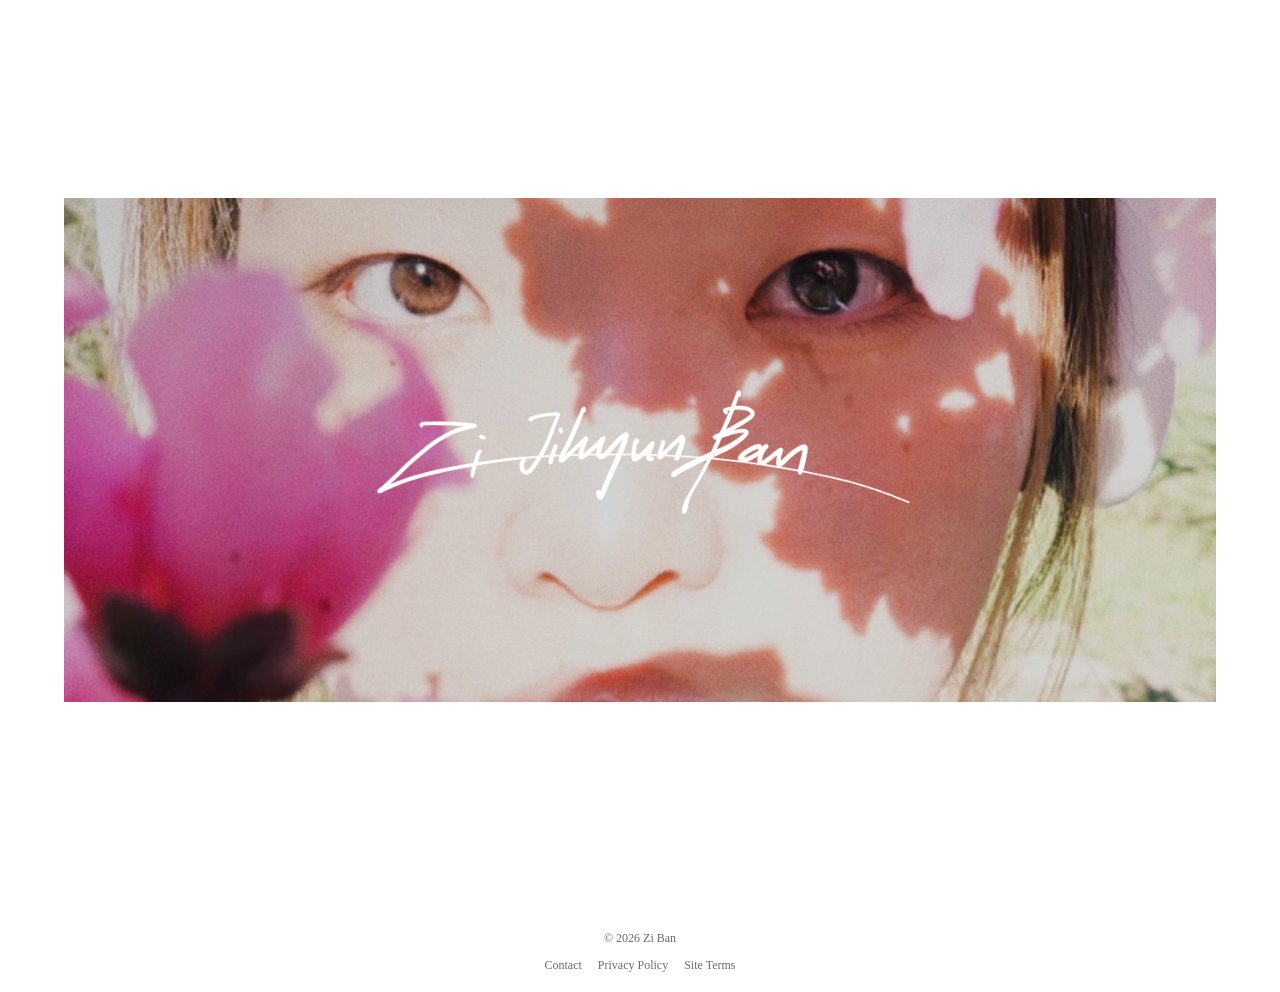
<file: index.html>
<!DOCTYPE html>
<html lang="en">
<head>
  <!-- google analytics tracking -->
  <script async src="https://www.googletagmanager.com/gtag/js?id=G-BN6XQ99DS3"></script>
  <script>
    window.dataLayer = window.dataLayer || [];
    function gtag(){dataLayer.push(arguments);}
    gtag('js', new Date());
    gtag('config', 'G-BN6XQ99DS3');
  </script>

  <meta charset="UTF-8" />
  <meta name="viewport" content="width=device-width, initial-scale=1.0" />

  <title>Zi Ban | Portfolio</title>

  <!-- short description for SEO -->
  <meta name="description" content="Portfolio of Zi Ban, photography, visual direction, and web-based design work." />

  <!-- google font -->
  <link href="https://fonts.googleapis.com/css2?family=Libre+Baskerville&display=swap" rel="stylesheet" />

  <!-- small internal style -->
  <style>
    body { text-rendering: optimizeLegibility; }
  </style>

  <!-- main stylesheet -->
  <link rel="stylesheet" href="style.css" />

  <!-- main script -->
  <script defer src="script.js"></script>
</head>

<body>
  <header class="site-header home-header" id="mainHeader">
    <a href="index.html" class="brand">
      <img src="logo.png" class="signature-logo" alt="Zi Ban logo" />
    </a>

    <!-- main navigation -->
    <nav class="site-nav">
      <a href="about.html">About</a>
      <a href="work.html">Work</a>
      <a href="media.html">Media</a>
      <a href="contact.html">Contact</a>
    </nav>
  </header>

  <main class="home-page">
    <section class="intro-stage" id="introStage">
      <button class="panel-gate" id="signatureGate" type="button" aria-label="Open portfolio intro">
        <div class="intro-panel">
          <img src="hero7.jpg" class="hero-image" alt="Hero image for Zi Ban portfolio homepage" />

          <div class="hero-dim"></div>

          <div class="hero-center">
            <img src="logo.png" class="signature-gate-image" alt="Zi Ban signature logo" />

            <div class="hero-copy" id="heroCopy">
              <p class="hero-text">
                Visual language across image and identity.
              </p>

              <div class="hero-actions">
                <a href="about.html" class="button-link">About</a>
              </div>
            </div>
          </div>
        </div>
      </button>
    </section>
  </main>

  <footer class="site-footer">
    <p>© 2026 Zi Ban</p>
    <div class="footer-links">
      <a href="contact.html">Contact</a>
      <a href="#">Privacy Policy</a>
      <a href="#">Site Terms</a>
    </div>
  </footer>
</body>
</html>
</file>
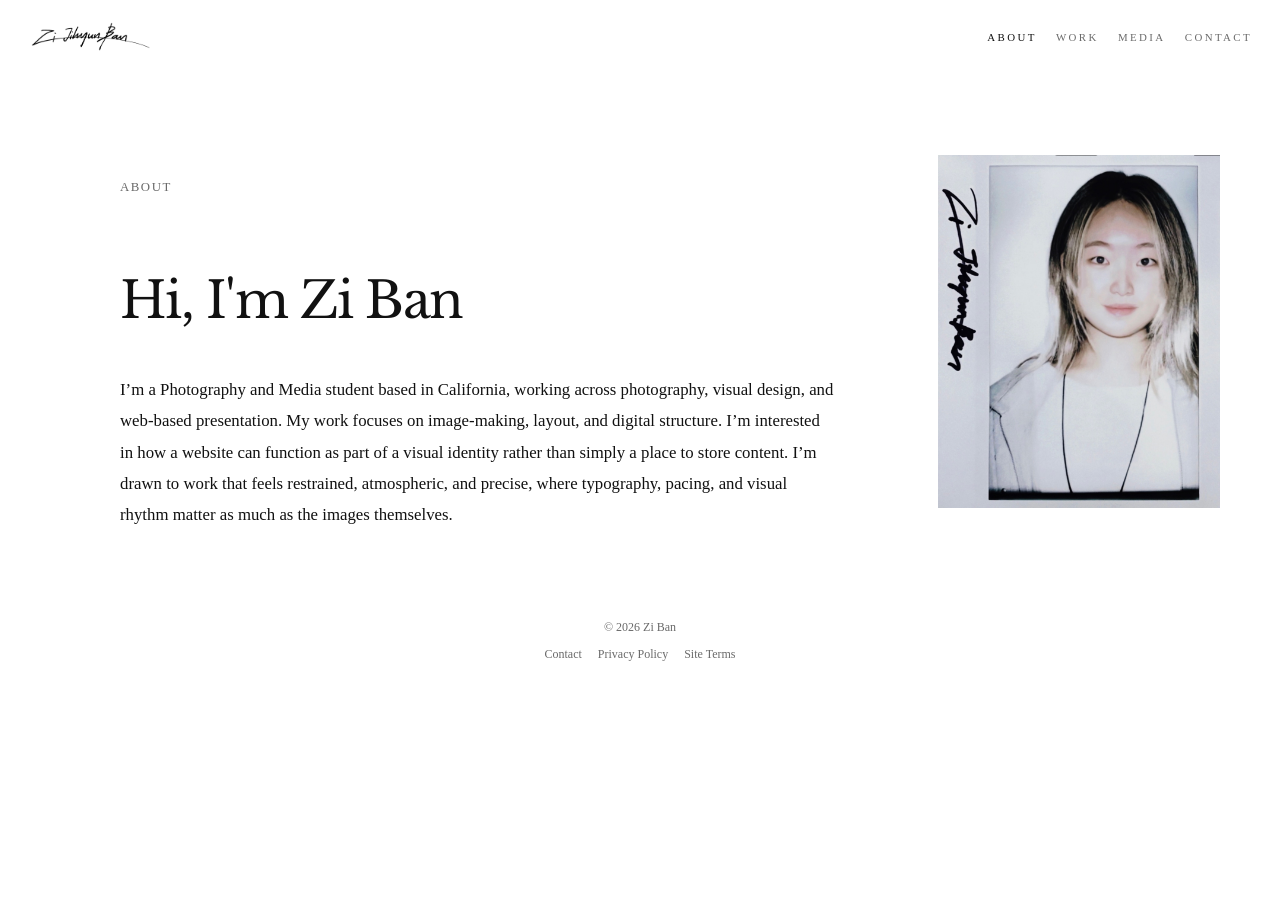
<file: about.html>
<!DOCTYPE html>
<html lang="en">
<head>
  <!-- google analytics tracking -->
  <script async src="https://www.googletagmanager.com/gtag/js?id=G-BN6XQ99DS3"></script>
  <script>
    window.dataLayer = window.dataLayer || [];
    function gtag(){dataLayer.push(arguments);}
    gtag('js', new Date());
    gtag('config', 'G-BN6XQ99DS3');
  </script>

  <meta charset="UTF-8" />
  <meta name="viewport" content="width=device-width, initial-scale=1.0" />

  <title>About | Zi Ban</title>

  <!-- short description for SEO -->
  <meta name="description" content="About Zi Ban, a Photography and Media student working across photography, visual design, and web-based presentation." />

  <!-- google font -->
  <link href="https://fonts.googleapis.com/css2?family=Libre+Baskerville&display=swap" rel="stylesheet" />

  <!-- main stylesheet -->
  <link rel="stylesheet" href="style.css" />

  <!-- main script -->
  <script defer src="script.js"></script>
</head>

<body>
  <header class="site-header">
    <a href="index.html" class="brand">
      <img src="logo.png" class="signature-logo" alt="Zi Ban logo" />
    </a>

    <!-- main navigation -->
    <nav class="site-nav">
      <a href="about.html" class="active">About</a>
      <a href="work.html">Work</a>
      <a href="media.html">Media</a>
      <a href="contact.html">Contact</a>
    </nav>
  </header>

  <main class="about-page">
    <section class="about-container">
      <!-- section label -->
      <p class="about-eyebrow reveal">About</p>

      <div class="about-row">
        <div class="about-text-block">
          <!-- main title -->
          <h1 class="about-title reveal">
            Hi, I'm Zi Ban
          </h1>

          <div class="about-text">
            <!-- description -->
            <p class="reveal">
              I’m a Photography and Media student based in California, working across photography, visual design, and web-based presentation.

              My work focuses on image-making, layout, and digital structure. I’m interested in how a website can function as part of a visual identity rather than simply a place to store content.

              I’m drawn to work that feels restrained, atmospheric, and precise, where typography, pacing, and visual rhythm matter as much as the images themselves.
            </p>
          </div>
        </div>

        <!-- profile image -->
        <img src="hero8.jpg" alt="Portrait of Zi Ban" class="about-image reveal" />
      </div>
    </section>
  </main>

  <footer class="site-footer">
    <p>© 2026 Zi Ban</p>
    <div class="footer-links">
      <a href="contact.html">Contact</a>
      <a href="#">Privacy Policy</a>
      <a href="#">Site Terms</a>
    </div>
  </footer>
</body>
</html>
</file>
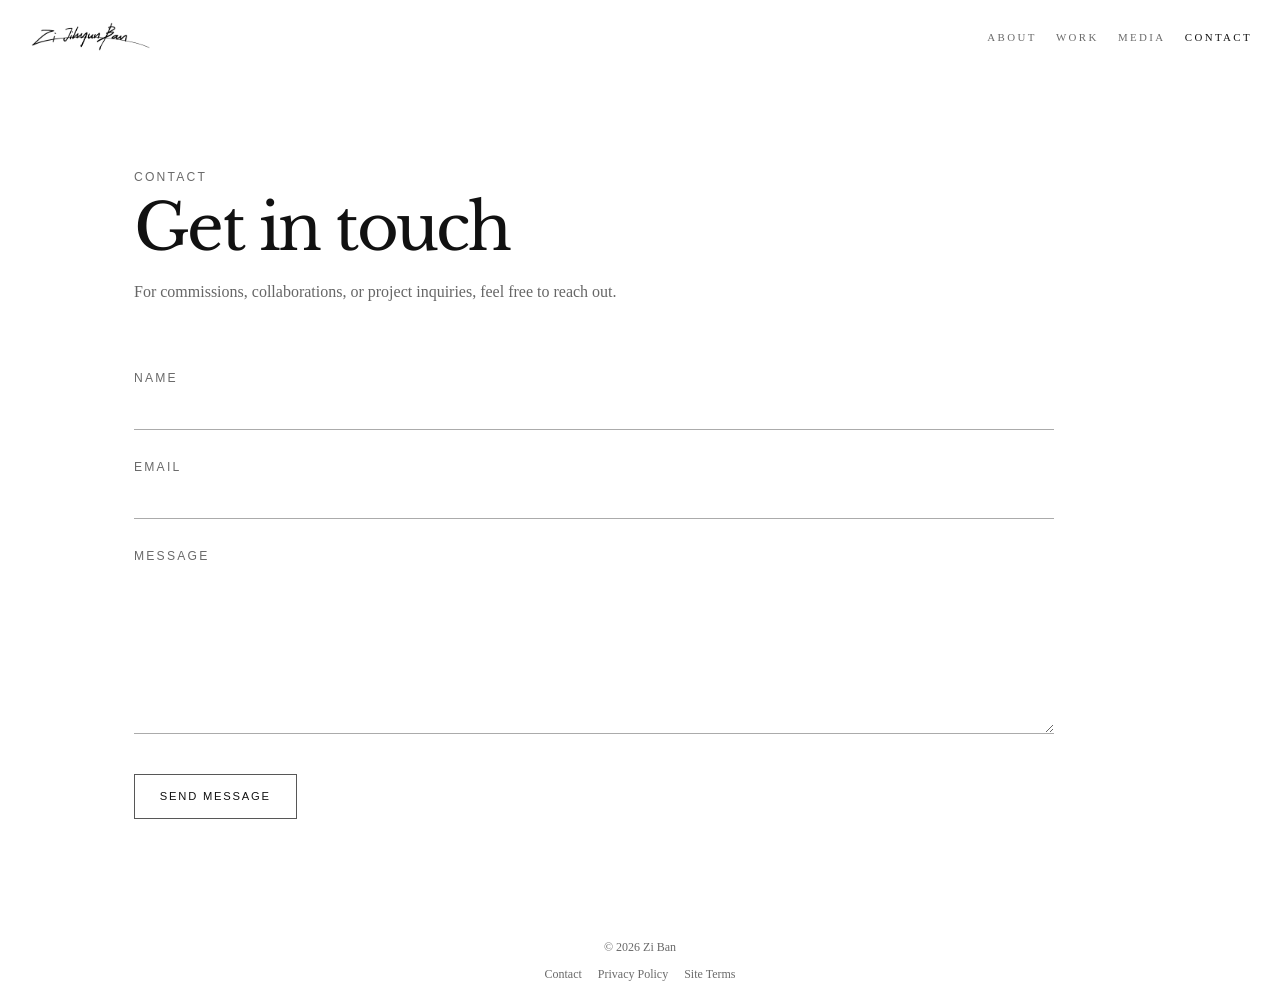
<file: contact.html>
<!DOCTYPE html>
<html lang="en">
<head>
  <!-- google analytics tracking -->
  <script async src="https://www.googletagmanager.com/gtag/js?id=G-BN6XQ99DS3"></script>
  <script>
    window.dataLayer = window.dataLayer || [];
    function gtag(){dataLayer.push(arguments);}
    gtag('js', new Date());
    gtag('config', 'G-BN6XQ99DS3');
  </script>

  <meta charset="UTF-8" />
  <meta name="viewport" content="width=device-width, initial-scale=1.0" />

  <title>Contact | Zi Ban</title>
  <meta name="description" content="Contact Zi Ban for commissions, collaborations, and portfolio inquiries." />

  <link href="https://fonts.googleapis.com/css2?family=Libre+Baskerville&display=swap" rel="stylesheet" />
  <link rel="stylesheet" href="style.css" />
  <script defer src="script.js"></script>
</head>

<body>
  <header class="site-header">
    <a href="index.html" class="brand">
      <img src="logo.png" class="signature-logo" alt="Zi Ban logo" />
    </a>

    <nav class="site-nav">
      <a href="about.html">About</a>
      <a href="work.html">Work</a>
      <a href="media.html">Media</a>
      <a href="contact.html" class="active">Contact</a>
    </nav>
  </header>

  <main class="page contact-page-clean">
    <section class="contact-intro-clean reveal">
      <p class="contact-kicker-clean">Contact</p>
      <h1 class="contact-title-clean">Get in touch</h1>
      <p class="contact-summary-clean">
        For commissions, collaborations, or project inquiries, feel free to reach out.
      </p>
    </section>

    <section class="contact-form-wrap-clean reveal">
      <form
        action="https://formsubmit.co/zi.ban.studio@gmail.com"
        method="POST"
        class="contact-form-clean"
      >
        <input type="hidden" name="_subject" value="New portfolio inquiry from zi ban website" />
        <input type="hidden" name="_captcha" value="false" />
        <input type="hidden" name="_template" value="table" />
        <input type="hidden" name="_next" value="https://zibanstudio.github.io/zi-ban-studio/thankyou.html" />

        <div class="contact-field-clean">
          <label for="name">Name</label>
          <input id="name" name="name" type="text" required />
        </div>

        <div class="contact-field-clean">
          <label for="email">Email</label>
          <input id="email" name="email" type="email" required />
        </div>

        <div class="contact-field-clean">
          <label for="message">Message</label>
          <textarea id="message" name="message" rows="8" required></textarea>
        </div>

        <button type="submit" class="contact-button-clean">Send message</button>
      </form>
    </section>
  </main>

  <footer class="site-footer">
    <p>© 2026 Zi Ban</p>
    <div class="footer-links">
      <a href="contact.html">Contact</a>
      <span>Privacy Policy</span>
      <span>Site Terms</span>
    </div>
  </footer>
</body>
</html>
</file>
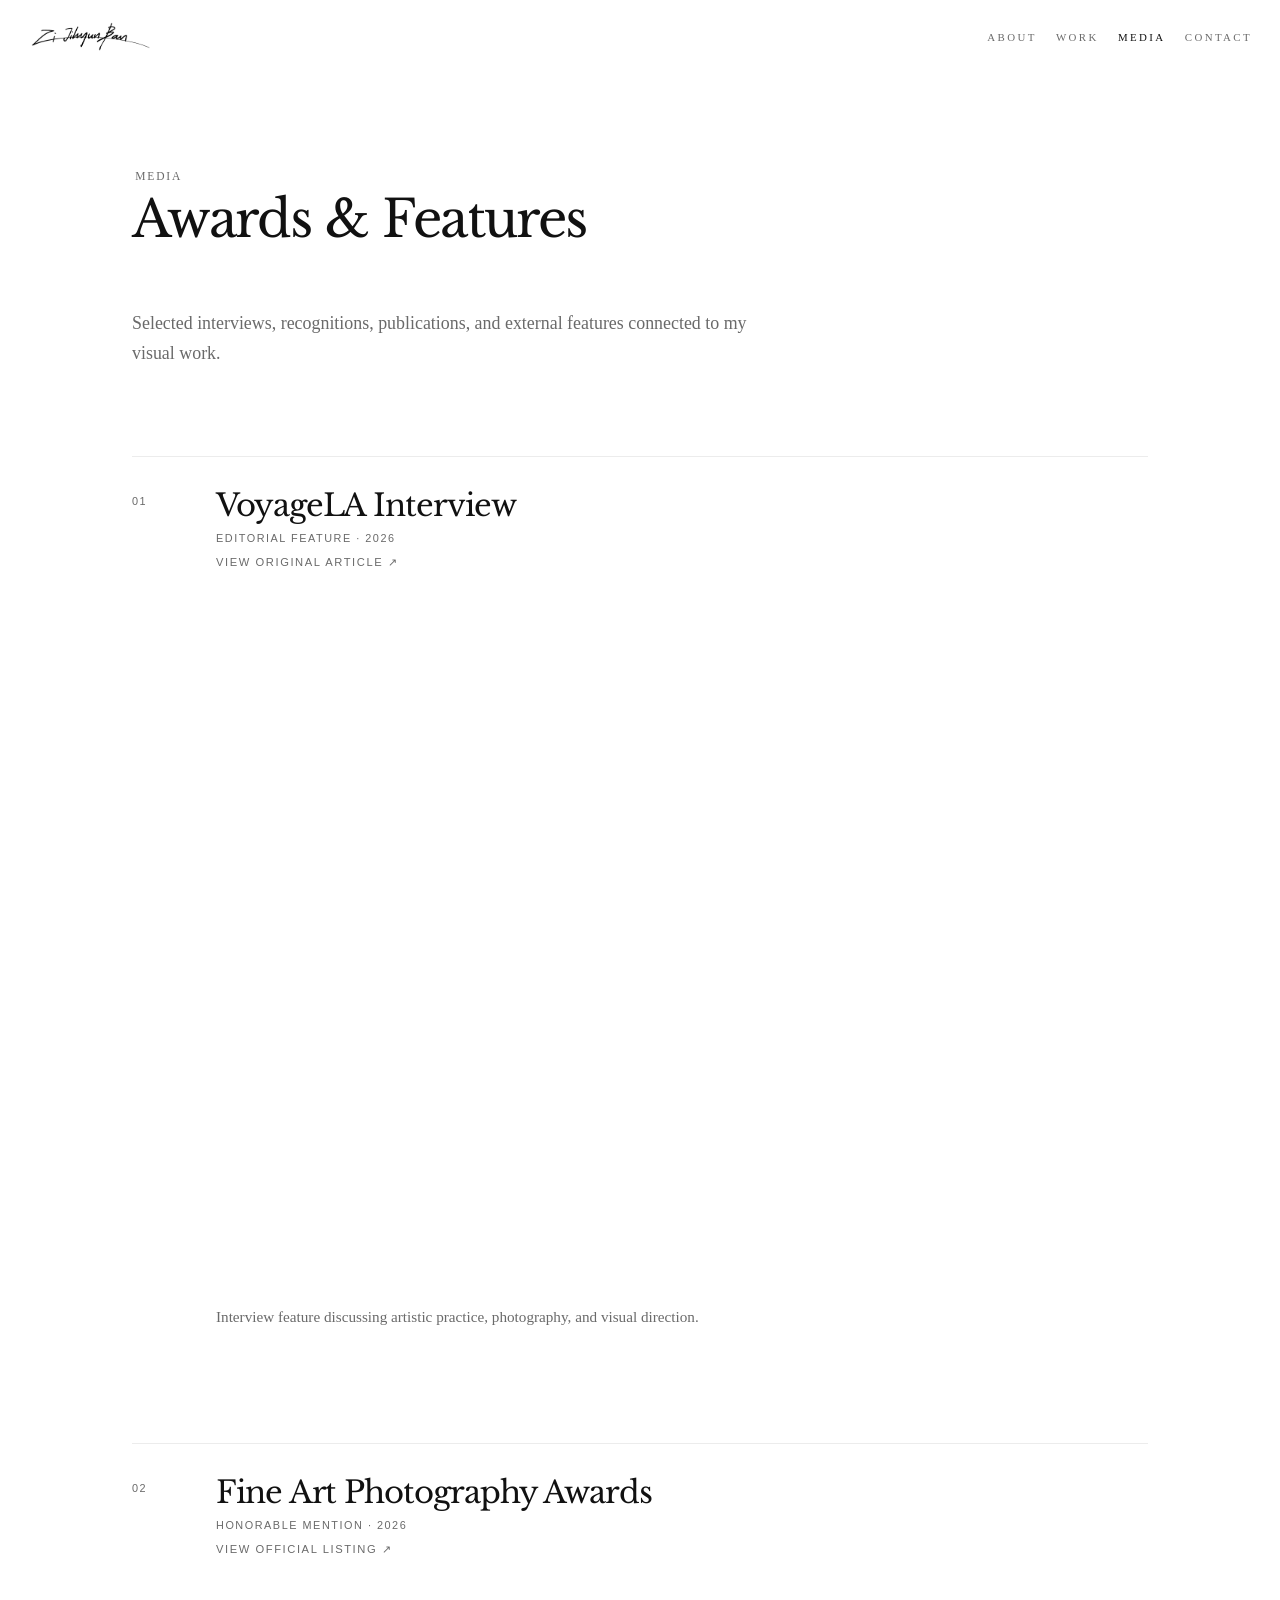
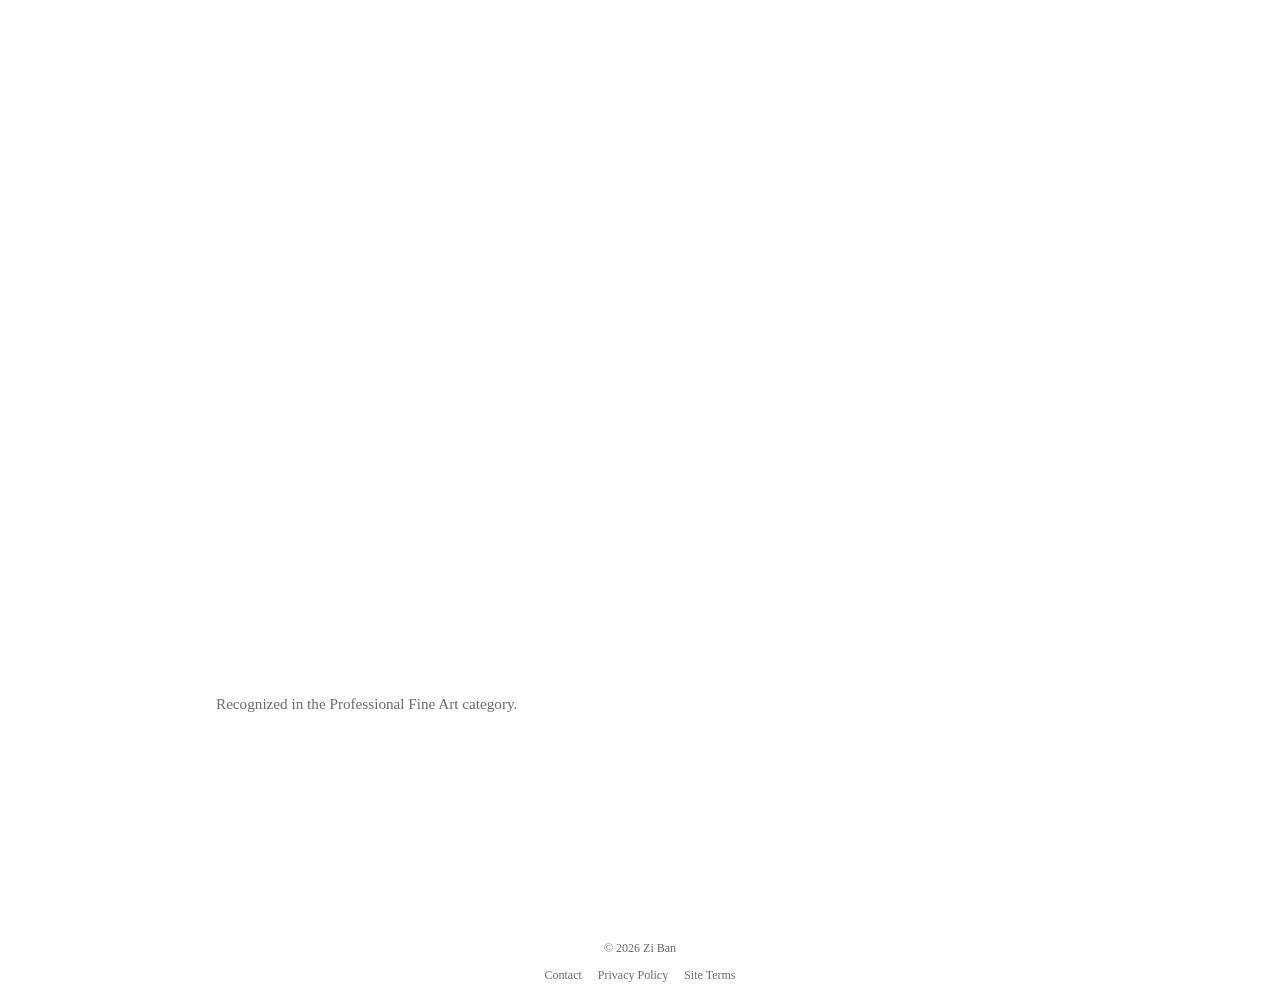
<file: media.html>
<!DOCTYPE html>
<html lang="en">
<head>
  <script async src="https://www.googletagmanager.com/gtag/js?id=G-BN6XQ99DS3"></script>
  <script>
    window.dataLayer = window.dataLayer || [];
    function gtag(){dataLayer.push(arguments);}
    gtag('js', new Date());
    gtag('config', 'G-BN6XQ99DS3');
  </script>

  <meta charset="UTF-8" />
  <meta name="viewport" content="width=device-width, initial-scale=1.0" />

  <title>Media | Zi Ban</title>
  <meta name="description" content="Selected interviews, recognitions, features, and external media related to Zi Ban's visual work." />

  <link href="https://fonts.googleapis.com/css2?family=Libre+Baskerville&display=swap" rel="stylesheet" />
  <link rel="stylesheet" href="style.css" />
  <script defer src="script.js"></script>
</head>

<body>
  <header class="site-header">
    <a href="index.html" class="brand">
      <img src="logo.png" class="signature-logo" alt="Zi Ban logo" />
    </a>

    <nav class="site-nav">
      <a href="about.html">About</a>
      <a href="work.html">Work</a>
      <a href="media.html" class="active">Media</a>
      <a href="contact.html">Contact</a>
    </nav>
  </header>

  <main class="page media-page media-page-refined">
    <section class="page-intro reveal">
      <p class="eyebrow">Media</p>
      <h1 class="page-title">Awards & Features</h1>
    </section>

    <section class="media-intro-refined reveal">
      <p>
        Selected interviews, recognitions, publications, and external features connected to my visual work.
      </p>
    </section>

    <section class="media-entry-refined reveal">
      <div class="media-entry-heading">
        <p class="media-entry-number">01</p>

        <div>
          <h2>VoyageLA Interview</h2>
          <p>Editorial Feature · 2026</p>

          <a
            href="https://voyagela.com/interview/check-out-zi-bans-story"
            target="_blank"
            rel="noopener noreferrer"
            class="media-external-link">
            View Original Article ↗
          </a>
        </div>
      </div>

      <div class="media-embed-shell-final media-embed-refined">
        <iframe
          class="media-award-iframe-final media-iframe-refined"
          src="https://voyagela.com/interview/check-out-zi-bans-story"
          title="VoyageLA interview feature"
          loading="lazy"
          referrerpolicy="strict-origin-when-cross-origin">
        </iframe>
      </div>

      <p class="media-entry-caption">
        Interview feature discussing artistic practice, photography, and visual direction.
      </p>
    </section>

    <section class="media-entry-refined reveal">
      <div class="media-entry-heading">
        <p class="media-entry-number">02</p>

        <div>
          <h2>Fine Art Photography Awards</h2>
          <p>Honorable Mention · 2026</p>

          <a
            href="https://fineartphotoawards.com/winners-gallery/fapa-2025-2026/professional/fine-art/hm/23762"
            target="_blank"
            rel="noopener noreferrer"
            class="media-external-link">
            View Official Listing ↗
          </a>
        </div>
      </div>

      <div class="media-embed-shell-final media-embed-refined">
        <iframe
          class="media-award-iframe-final media-iframe-refined"
          src="https://fineartphotoawards.com/winners-gallery/fapa-2025-2026/professional/fine-art/hm/23762"
          title="Fine Art Photography Awards feature"
          loading="lazy"
          referrerpolicy="strict-origin-when-cross-origin">
        </iframe>
      </div>

      <p class="media-entry-caption">
        Recognized in the Professional Fine Art category.
      </p>
    </section>
  </main>

  <footer class="site-footer">
    <p>© 2026 Zi Ban</p>

    <div class="footer-links">
      <a href="contact.html">Contact</a>
      <span>Privacy Policy</span>
      <span>Site Terms</span>
    </div>
  </footer>
</body>
</html>
</file>
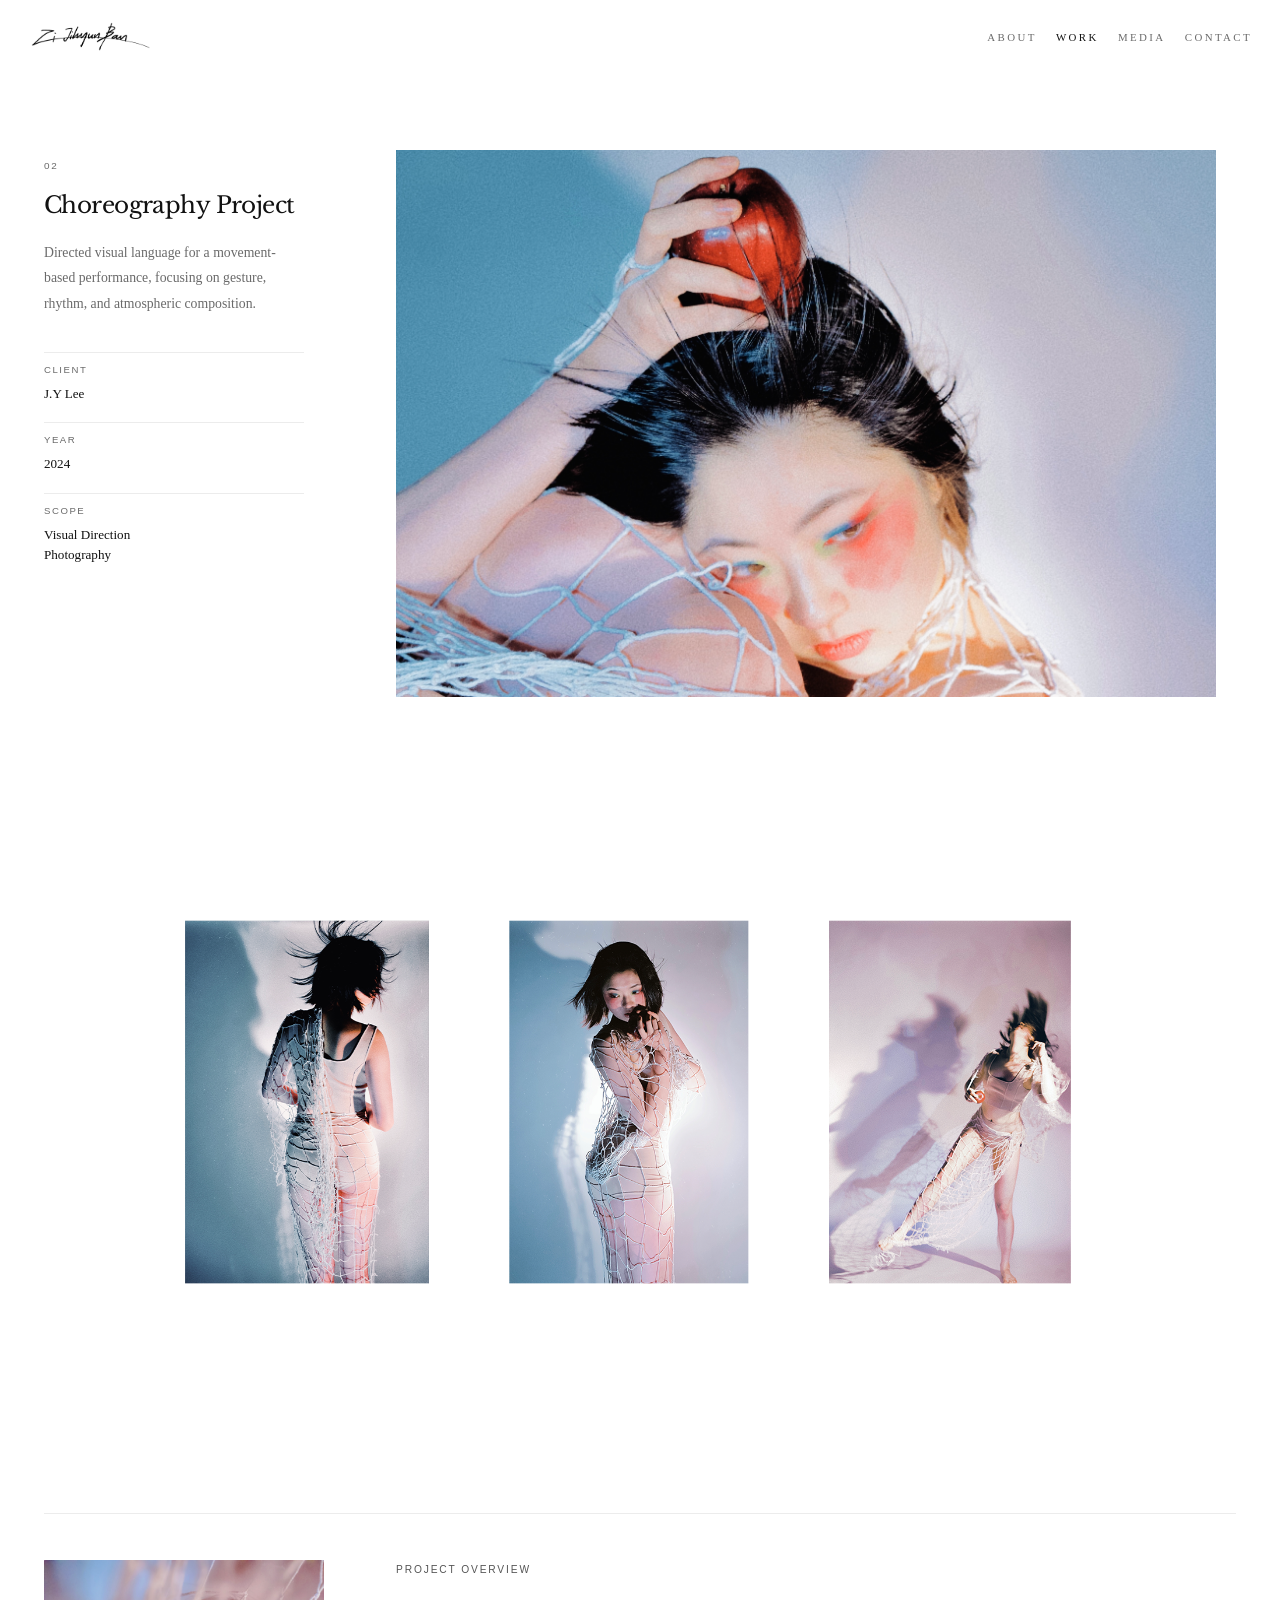
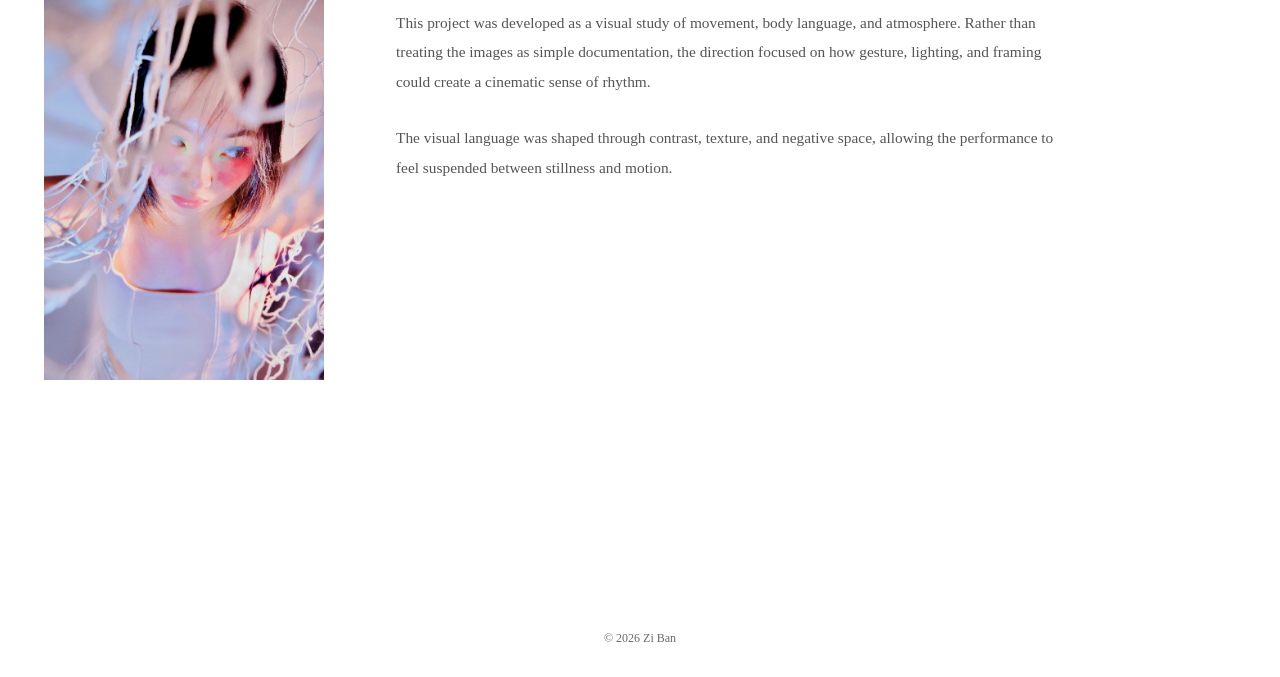
<file: project02.html>
<!DOCTYPE html>
<html lang="en">
<head>
  <script async src="https://www.googletagmanager.com/gtag/js?id=G-BN6XQ99DS3"></script>
  <script>
    window.dataLayer = window.dataLayer || [];
    function gtag(){dataLayer.push(arguments);}
    gtag('js', new Date());
    gtag('config', 'G-BN6XQ99DS3');
  </script>

  <meta charset="UTF-8" />
  <meta name="viewport" content="width=device-width, initial-scale=1.0" />

  <title>Choreography Project | Zi Ban</title>

  <link href="https://fonts.googleapis.com/css2?family=Libre+Baskerville&display=swap" rel="stylesheet" />
  <link rel="stylesheet" href="style.css" />
  <script defer src="script.js"></script>
</head>

<body>

<header class="site-header">
  <a href="index.html" class="brand">
    <img src="logo.png" class="signature-logo" />
  </a>

  <nav class="site-nav">
    <a href="about.html">About</a>
    <a href="work.html" class="active">Work</a>
    <a href="media.html">Media</a>
    <a href="contact.html">Contact</a>
  </nav>
</header>


<main class="project02-page">

  <!-- HERO -->
  <section class="project02-hero reveal">

    <div class="project02-copy">
      <p class="project02-number">02</p>

      <h1 class="project02-title">Choreography Project</h1>

      <p class="project02-summary">
        Directed visual language for a movement-based performance,
        focusing on gesture, rhythm, and atmospheric composition.
      </p>

      <div class="project02-meta">
        <div>
          <p class="project02-meta-label">Client</p>
          <p>J.Y Lee</p>
        </div>

        <div>
          <p class="project02-meta-label">Year</p>
          <p>2024</p>
        </div>

        <div>
          <p class="project02-meta-label">Scope</p>
          <p>Visual Direction<br>Photography</p>
        </div>
      </div>
    </div>

    <!-- 메인 이미지 (네가 바꾼거) -->
    <div class="project02-hero-image">
      <img src="02main.jpg" />
    </div>

  </section>


  <!-- 두번째 이미지 -->
  <section class="project02-spread reveal">
    <img src="02_02.jpg" />
  </section>


  <!-- OVERVIEW + 왼쪽 이미지 추가됨 -->
  <section class="project02-editorial reveal">

    <!-- 👇 여기 핵심 -->
    <div class="project02-overview-image">
      <img src="02U.jpg" />
    </div>

    <div class="project02-text">

      <p class="project02-section-label">Project Overview</p>

      <p>
        This project was developed as a visual study of movement,
        body language, and atmosphere. Rather than treating the
        images as simple documentation, the direction focused on
        how gesture, lighting, and framing could create a cinematic
        sense of rhythm.
      </p>

      <p>
        The visual language was shaped through contrast, texture,
        and negative space, allowing the performance to feel
        suspended between stillness and motion.
      </p>

    </div>

  </section>


  <section class="project02-back reveal">
    <a href="work.html">← Back to Work</a>
  </section>

</main>


<footer class="site-footer">
  <p>© 2026 Zi Ban</p>
</footer>

</body>
</html>
</file>
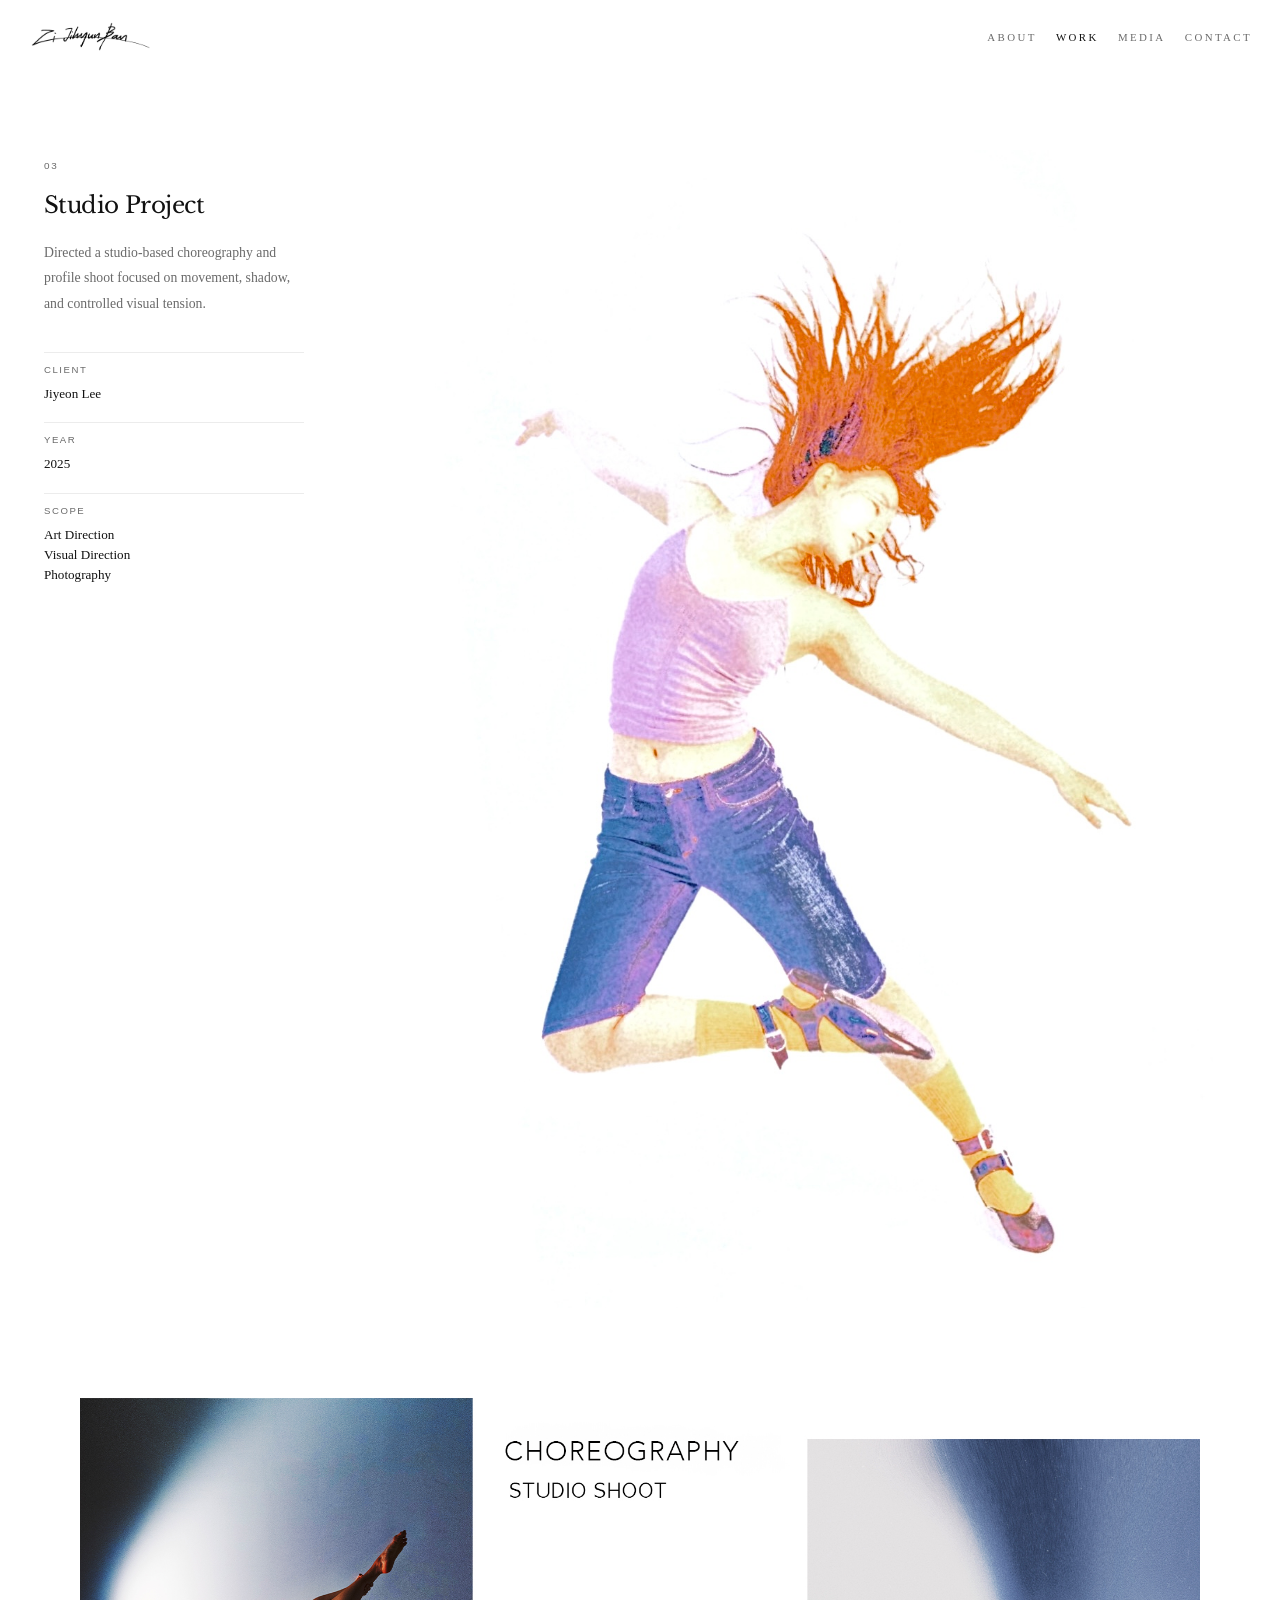
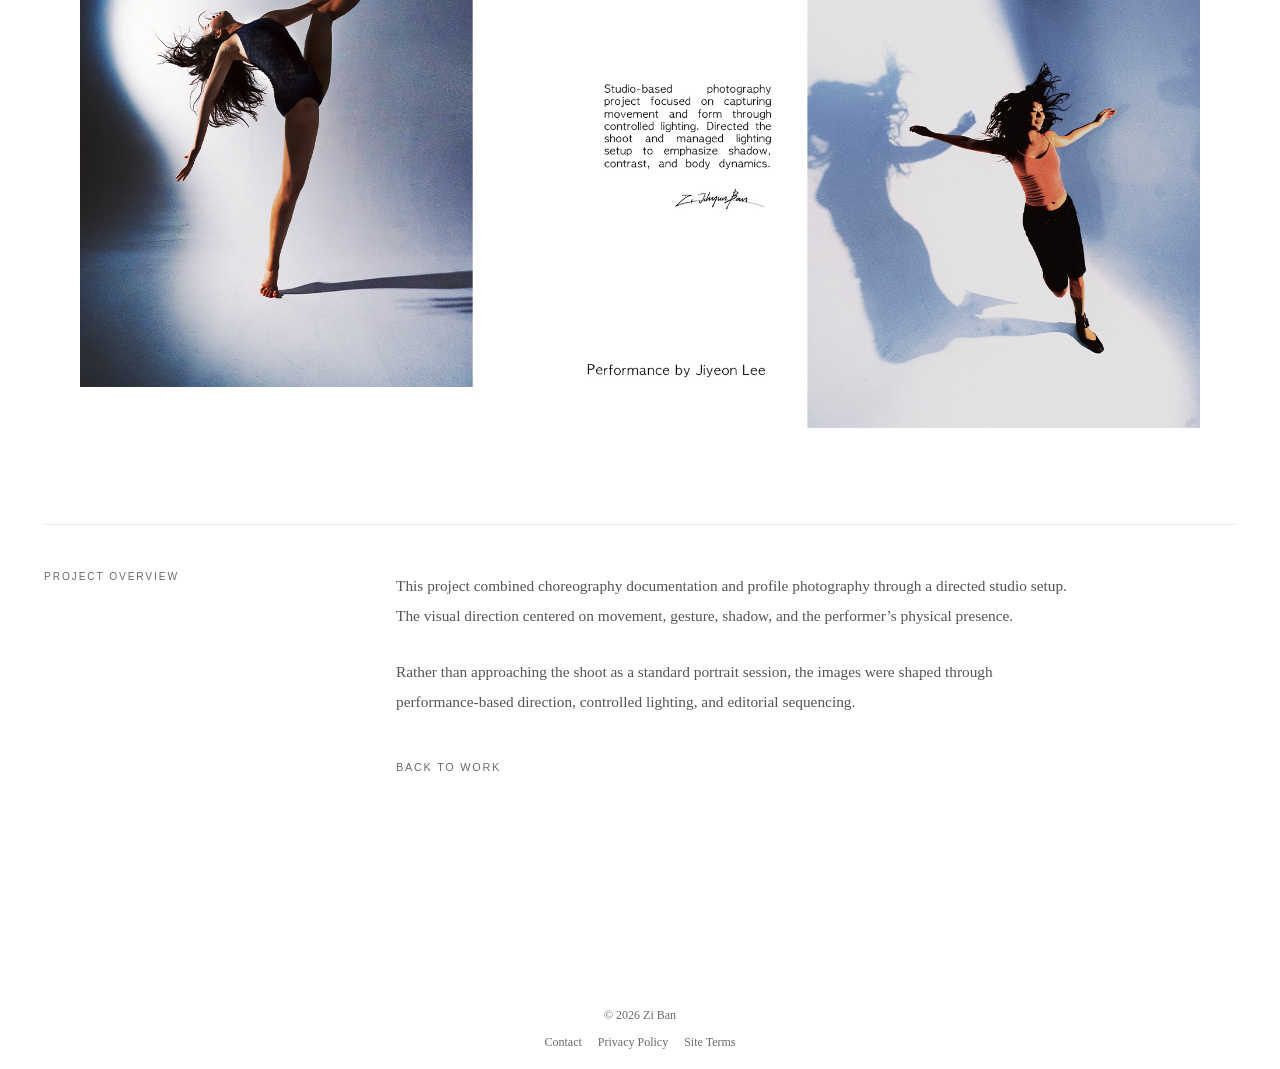
<file: project03.html>
<!DOCTYPE html>
<html lang="en">
<head>
  <!-- google analytics -->
  <script async src="https://www.googletagmanager.com/gtag/js?id=G-BN6XQ99DS3"></script>
  <script>
    window.dataLayer = window.dataLayer || [];
    function gtag(){dataLayer.push(arguments);}
    gtag('js', new Date());
    gtag('config', 'G-BN6XQ99DS3');
  </script>

  <meta charset="UTF-8" />
  <meta name="viewport" content="width=device-width, initial-scale=1.0" />

  <title>Studio Project | Zi Ban</title>

  <meta
    name="description"
    content="Studio-based choreography and profile photography directed by Zi Ban."
  />

  <link
    href="https://fonts.googleapis.com/css2?family=Libre+Baskerville&display=swap"
    rel="stylesheet"
  />

  <link rel="stylesheet" href="style.css" />
  <script defer src="script.js"></script>
</head>

<body>

  <header class="site-header">
    <a href="index.html" class="brand">
      <img src="logo.png" class="signature-logo" alt="Zi Ban logo" />
    </a>

    <nav class="site-nav">
      <a href="about.html">About</a>
      <a href="work.html" class="active">Work</a>
      <a href="media.html">Media</a>
      <a href="contact.html">Contact</a>
    </nav>
  </header>

  <main class="project02-page project03-page">

    <section class="project02-hero reveal">

      <div class="project02-copy">
        <p class="project02-number">03</p>

        <h1 class="project02-title">
          Studio Project
        </h1>

        <p class="project02-summary">
          Directed a studio-based choreography and profile shoot focused on movement, shadow, and controlled visual tension.
        </p>

        <div class="project02-meta">

          <div>
            <p class="project02-meta-label">Client</p>
            <p>Jiyeon Lee</p>
          </div>

          <div>
            <p class="project02-meta-label">Year</p>
            <p>2025</p>
          </div>

          <div>
            <p class="project02-meta-label">Scope</p>
            <p>
              Art Direction<br />
              Visual Direction<br />
              Photography
            </p>
          </div>

        </div>
      </div>

      <div class="project02-hero-image">
        <img src="work3m02.jpg" alt="Studio Project portrait preview" />
      </div>

    </section>

    <section class="project02-spread reveal">
      <img src="03_01.jpg" alt="Studio choreography and profile photography spread" />
    </section>

    <section class="project02-editorial reveal">

      <div>
        <p class="project02-section-label">
          Project Overview
        </p>
      </div>

      <div class="project02-text">
        <p>
          This project combined choreography documentation and profile photography through a directed studio setup.
          The visual direction centered on movement, gesture, shadow, and the performer’s physical presence.
        </p>

        <p>
          Rather than approaching the shoot as a standard portrait session, the images were shaped through performance-based direction, controlled lighting, and editorial sequencing.
        </p>

        <div class="project02-back">
          <a href="work.html">Back to Work</a>
        </div>
      </div>

    </section>

  </main>

  <footer class="site-footer">
    <p>© 2026 Zi Ban</p>

    <div class="footer-links">
      <a href="contact.html">Contact</a>
      <span>Privacy Policy</span>
      <span>Site Terms</span>
    </div>
  </footer>

</body>
</html>
</file>
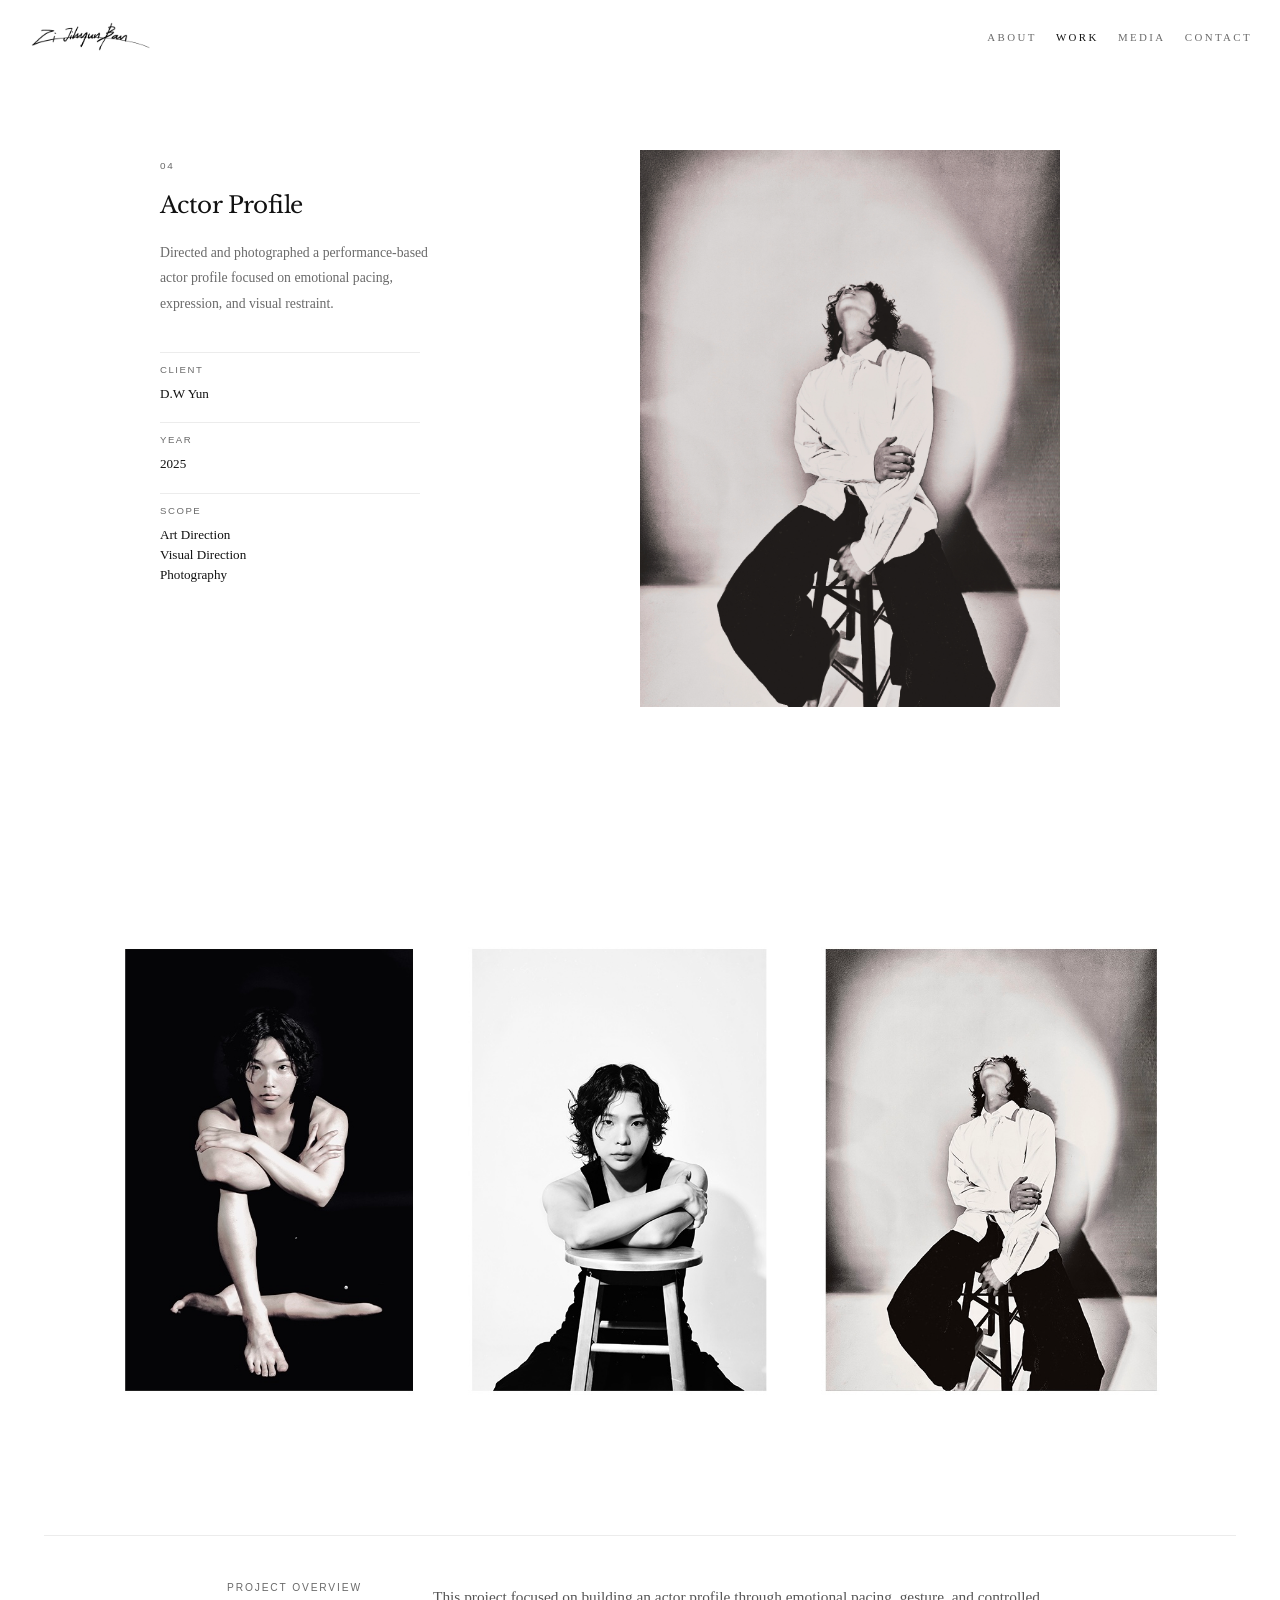
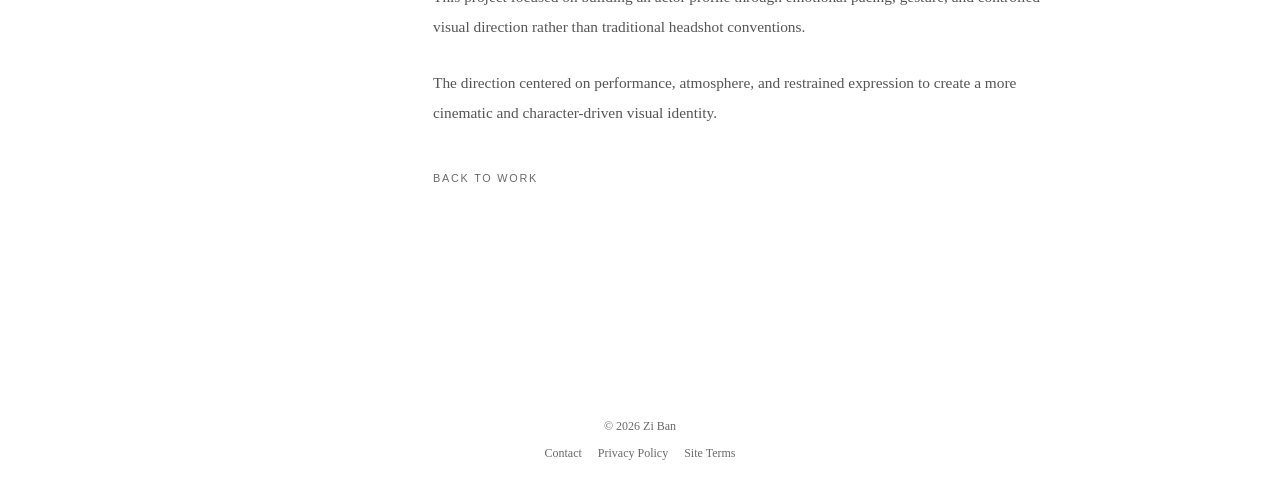
<file: project04.html>
<!DOCTYPE html>
<html lang="en">
<head>
  <!-- google analytics -->
  <script async src="https://www.googletagmanager.com/gtag/js?id=G-BN6XQ99DS3"></script>
  <script>
    window.dataLayer = window.dataLayer || [];
    function gtag(){dataLayer.push(arguments);}
    gtag('js', new Date());
    gtag('config', 'G-BN6XQ99DS3');
  </script>

  <meta charset="UTF-8" />
  <meta name="viewport" content="width=device-width, initial-scale=1.0" />

  <title>Actor Project | Zi Ban</title>

  <meta
    name="description"
    content="Actor profile direction and photography by Zi Ban."
  />

  <!-- fonts -->
  <link
    href="https://fonts.googleapis.com/css2?family=Libre+Baskerville&display=swap"
    rel="stylesheet"
  />

  <!-- css -->
  <link rel="stylesheet" href="style.css" />

  <!-- js -->
  <script defer src="script.js"></script>
</head>

<body>

  <!-- header -->
  <header class="site-header">
    <a href="index.html" class="brand">
      <img src="logo.png" class="signature-logo" alt="Zi Ban logo" />
    </a>

    <nav class="site-nav">
      <a href="about.html">About</a>
      <a href="work.html" class="active">Work</a>
      <a href="media.html">Media</a>
      <a href="contact.html">Contact</a>
    </nav>
  </header>

  <!-- page -->
  <main class="project02-page project04-page">

    <!-- hero -->
    <section class="project02-hero reveal">

      <div class="project02-copy">
        <p class="project02-number">04</p>

        <h1 class="project02-title">
          Actor Profile
        </h1>

        <p class="project02-summary">
          Directed and photographed a performance-based actor profile focused on emotional pacing, expression, and visual restraint.
        </p>

        <div class="project02-meta">

          <div>
            <p class="project02-meta-label">Client</p>
            <p>D.W Yun</p>
          </div>

          <div>
            <p class="project02-meta-label">Year</p>
            <p>2025</p>
          </div>

          <div>
            <p class="project02-meta-label">Scope</p>
            <p>
              Art Direction<br />
              Visual Direction<br />
              Photography
            </p>
          </div>

        </div>
      </div>

      <!-- main image -->
      <div class="project02-hero-image">
        <img src="work4m.jpg" alt="Actor profile portrait" />
      </div>

    </section>

    <!-- second image -->
    <section class="project02-spread reveal">
      <img src="work4m1.jpeg" alt="Actor portrait sequence" />
    </section>

    <!-- overview -->
    <section class="project02-editorial reveal">

      <div>
        <p class="project02-section-label">
          Project Overview
        </p>
      </div>

      <div class="project02-text">
        <p>
          This project focused on building an actor profile through emotional pacing, gesture, and controlled visual direction rather than traditional headshot conventions.
        </p>

        <p>
          The direction centered on performance, atmosphere, and restrained expression to create a more cinematic and character-driven visual identity.
        </p>

        <div class="project02-back">
          <a href="work.html">Back to Work</a>
        </div>
      </div>

    </section>

  </main>

  <!-- footer -->
  <footer class="site-footer">
    <p>© 2026 Zi Ban</p>

    <div class="footer-links">
      <a href="contact.html">Contact</a>
      <span>Privacy Policy</span>
      <span>Site Terms</span>
    </div>
  </footer>

</body>
</html>
</file>
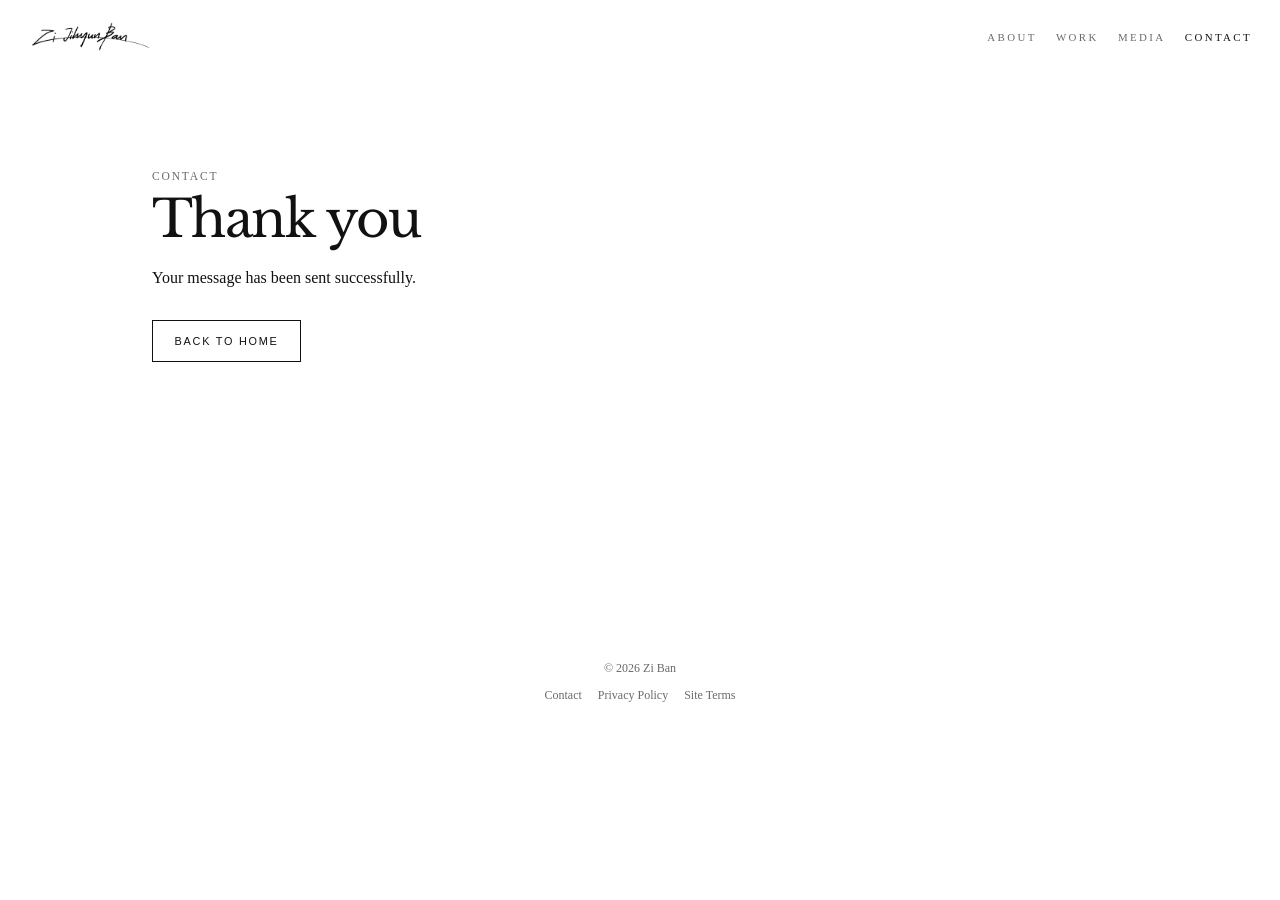
<file: thankyou.html>
<!DOCTYPE html>
<html lang="en">
<head>
  <!-- Google tag (gtag.js) -->
<script async src="https://www.googletagmanager.com/gtag/js?id=G-BN6XQ99DS3"></script>
<script>
  window.dataLayer = window.dataLayer || [];
  function gtag(){dataLayer.push(arguments);}
  gtag('js', new Date());

  gtag('config', 'G-BN6XQ99DS3');
</script>
  <meta charset="UTF-8" />
  <meta name="viewport" content="width=device-width, initial-scale=1.0" />
  <link href="https://fonts.googleapis.com/css2?family=Libre+Baskerville&display=swap" rel="stylesheet">
  <title>Thank You | Zi Ban</title>
  <meta name="description" content="Thank you for reaching out." />
  <link rel="stylesheet" href="style.css" />
</head>

<body>
  <header class="site-header">
    <a href="index.html" class="brand">
      <img src="logo.png" class="signature-logo" alt="Zi Ban logo" />
    </a>

    <nav class="site-nav">
      <a href="about.html">About</a>
      <a href="work.html">Work</a>
      <a href="media.html">Media</a>
      <a href="contact.html" class="active">Contact</a>
    </nav>
  </header>

  <main class="page thankyou-page-final">
    <section class="page-intro reveal">
      <p class="eyebrow">Contact</p>
      <h1 class="page-title thankyou-title-final">Thank you</h1>
      <p class="thankyou-copy-final">
        Your message has been sent successfully.
      </p>
      <a href="index.html" class="contact-button-final thankyou-link-final">Back to home</a>
    </section>
  </main>

  <footer class="site-footer">
    <p>© 2026 Zi Ban</p>
    <div class="footer-links">
      <a href="contact.html">Contact</a>
      <a href="#">Privacy Policy</a>
      <a href="#">Site Terms</a>
    </div>
  </footer>

  <script src="script.js"></script>
</body>
</html>
</file>
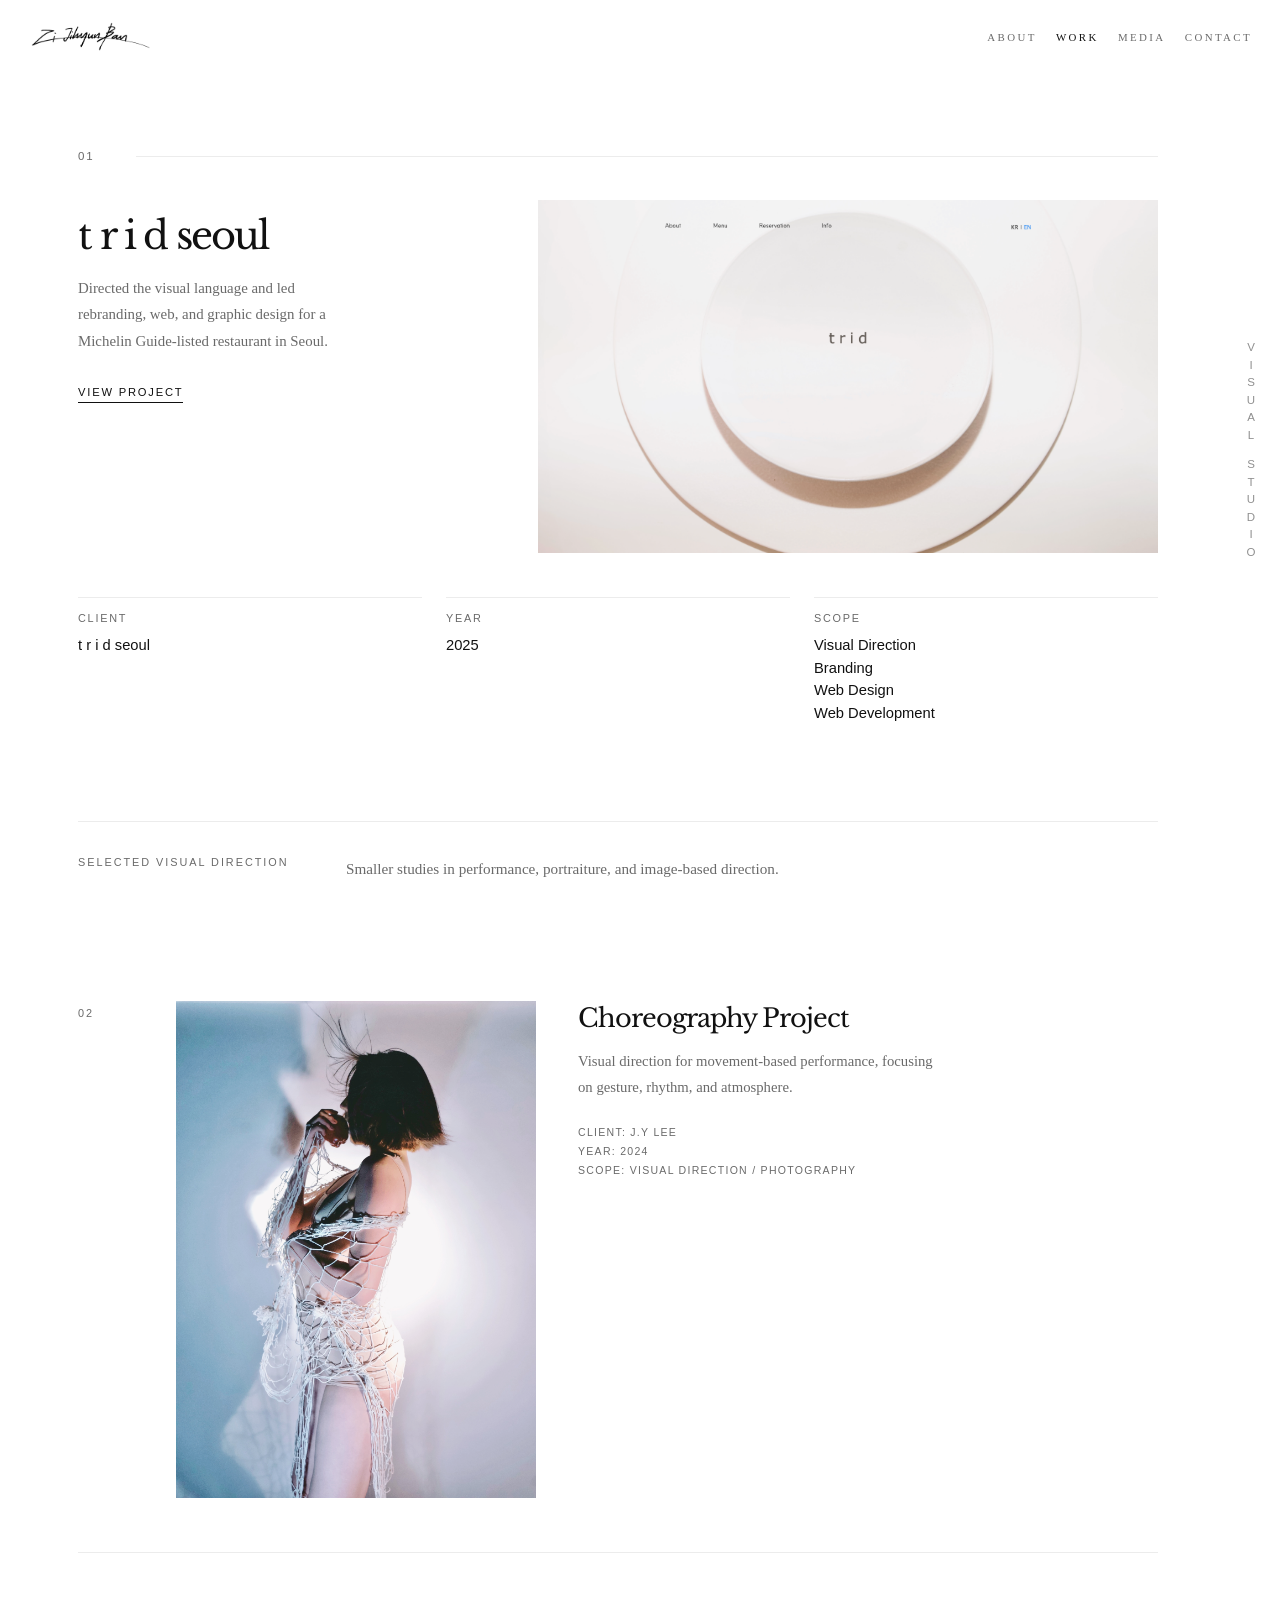
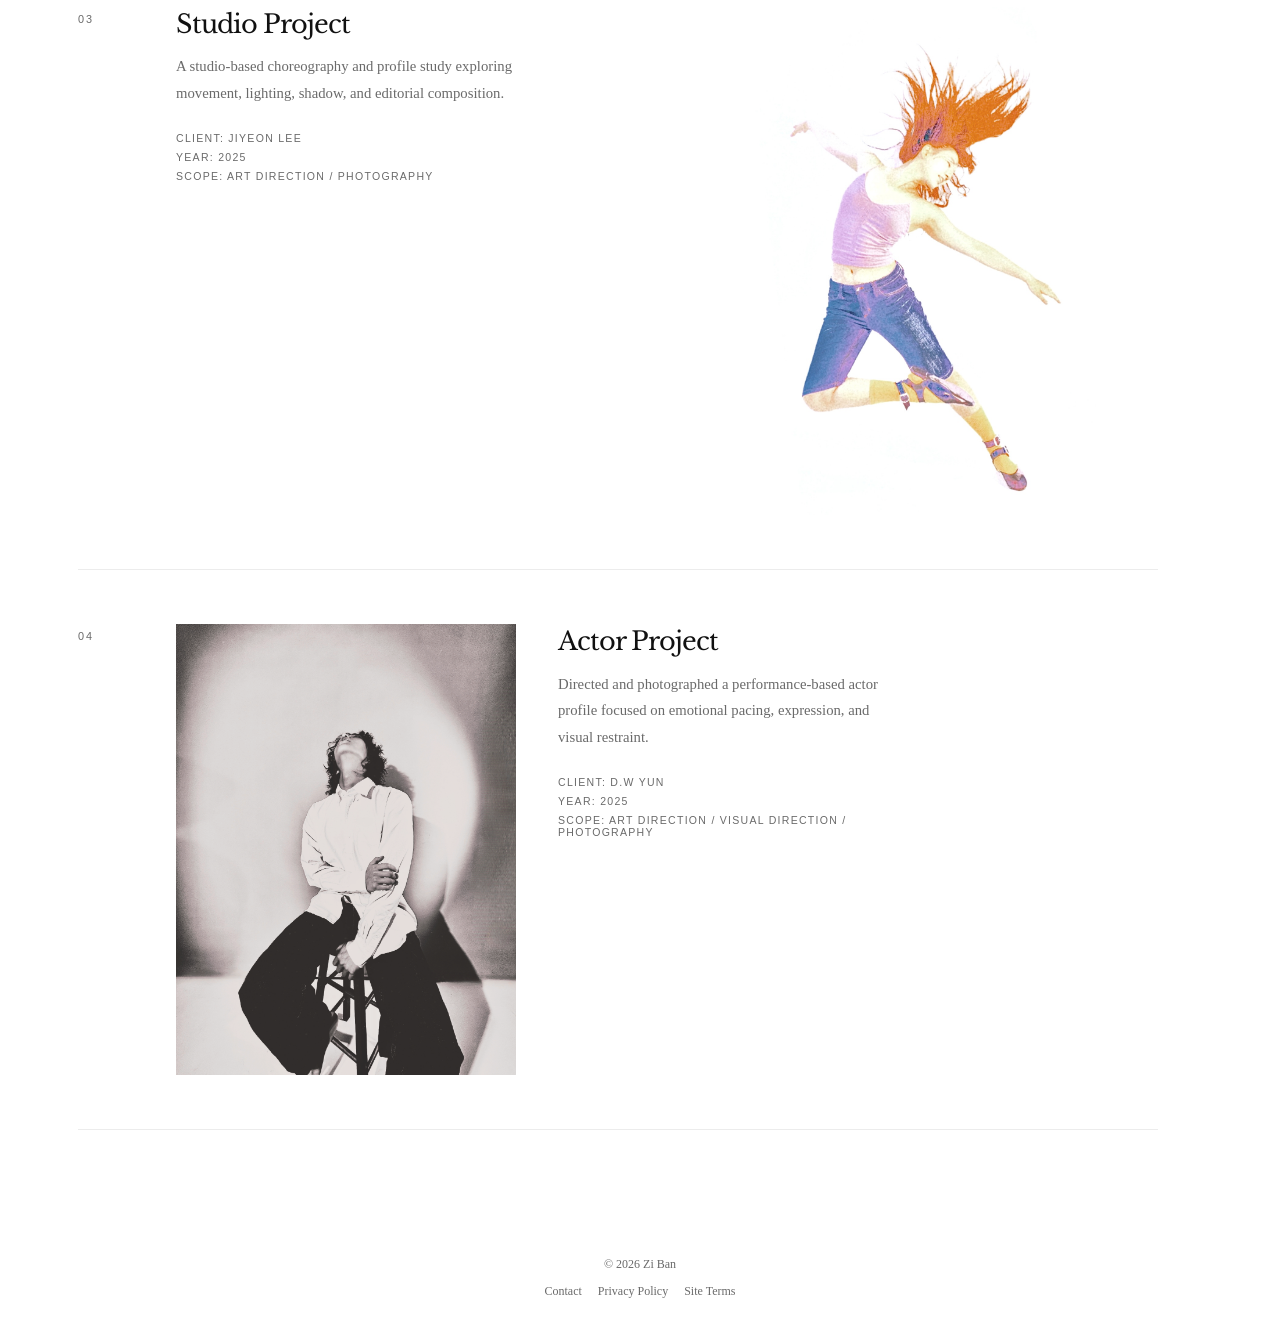
<file: work.html>
<!DOCTYPE html>
<html lang="en">
<head>
  <!-- google analytics tracking -->
  <script async src="https://www.googletagmanager.com/gtag/js?id=G-BN6XQ99DS3"></script>
  <script>
    window.dataLayer = window.dataLayer || [];
    function gtag(){dataLayer.push(arguments);}
    gtag('js', new Date());
    gtag('config', 'G-BN6XQ99DS3');
  </script>

  <meta charset="UTF-8" />
  <meta name="viewport" content="width=device-width, initial-scale=1.0" />

  <title>Work | Zi Ban</title>

  <meta
    name="description"
    content="Selected projects by Zi Ban including visual direction, branding, photography, and web design work."
  />

  <link
    href="https://fonts.googleapis.com/css2?family=Libre+Baskerville&display=swap"
    rel="stylesheet"
  />

  <link rel="stylesheet" href="style.css" />
  <script defer src="script.js"></script>
</head>

<body>

  <header class="site-header">
    <a href="index.html" class="brand">
      <img src="logo.png" class="signature-logo" alt="Zi Ban logo" />
    </a>

    <nav class="site-nav">
      <a href="about.html">About</a>
      <a href="work.html" class="active">Work</a>
      <a href="media.html">Media</a>
      <a href="contact.html">Contact</a>
    </nav>
  </header>

  <main class="work-page-final">

    <!-- side label -->
    <div class="scroll-side-label" aria-hidden="true">

      <span class="scroll-word">
        <span>V</span><span>I</span><span>S</span><span>U</span><span>A</span><span>L</span>
      </span>

      <span class="scroll-word">
        <span>S</span><span>T</span><span>U</span><span>D</span><span>I</span><span>O</span>
      </span>

    </div>

    <!-- top line -->
    <section class="work-topline reveal">
      <p class="work-topline-number">01</p>
      <div class="work-topline-rule"></div>
    </section>

    <!-- featured project -->
    <section class="work-hero-final reveal">

      <div class="work-hero-copy-final">

        <h1 class="work-hero-title-final">
          t  r  i  d seoul
        </h1>

        <p class="work-hero-desc-final">
          Directed the visual language and led rebranding, web, and graphic design for a Michelin Guide-listed restaurant in Seoul.
        </p>

        <a href="trid.html" class="work-hero-link-final">
          View project
        </a>

      </div>

      <div class="work-hero-image-column">

        <a href="trid.html" class="work-hero-image-link-final">
          <img
            src="trid.jpg"
            class="work-hero-image-final"
            alt="TRID Seoul project preview"
          />
        </a>

      </div>

    </section>

    <!-- project info -->
    <section class="work-meta-final reveal">

      <div class="work-meta-card">
        <p class="work-meta-label-final">Client</p>
        <p class="work-meta-value-final">t r i d seoul</p>
      </div>

      <div class="work-meta-card">
        <p class="work-meta-label-final">Year</p>
        <p class="work-meta-value-final">2025</p>
      </div>

      <div class="work-meta-card">
        <p class="work-meta-label-final">Scope</p>

        <p class="work-meta-value-final">
          Visual Direction<br />
          Branding<br />
          Web Design<br />
          Web Development
        </p>
      </div>

    </section>

    <!-- more projects -->
    <section class="more-projects-editorial reveal">

      <div class="more-projects-editorial-header">

        <p class="more-projects-kicker">
          Selected visual direction
        </p>

        <p class="more-projects-note">
          Smaller studies in performance, portraiture, and image-based direction.
        </p>

      </div>

      <!-- PROJECT 02 -->
      <article class="editorial-project editorial-project-a">

        <a href="project02.html" class="editorial-project-link">

          <div class="editorial-project-number">
            02
          </div>

          <div class="editorial-project-image">
            <img
              src="work2m.jpg"
              alt="Choreography Project preview"
            />
          </div>

          <div class="editorial-project-copy">

            <h2>Choreography Project</h2>

            <p>
              Visual direction for movement-based performance, focusing on gesture, rhythm, and atmosphere.
            </p>

            <div class="editorial-project-meta">
              <span>Client: J.Y Lee</span>
              <span>Year: 2024</span>
              <span>Scope: Visual Direction / Photography</span>
            </div>

          </div>

        </a>

      </article>

      <!-- PROJECT 03 -->
      <article class="editorial-project editorial-project-b">

        <a href="project03.html" class="editorial-project-link">

          <div class="editorial-project-number">
            03
          </div>

          <div class="editorial-project-copy">

            <h2>Studio Project</h2>

            <p>
              A studio-based choreography and profile study exploring movement, lighting, shadow, and editorial composition.
            </p>

            <div class="editorial-project-meta">
              <span>Client: Jiyeon Lee</span>
              <span>Year: 2025</span>
              <span>Scope: Art Direction / Photography</span>
            </div>

          </div>

          <div class="editorial-project-image small">

            <img
              src="work3m02.jpg"
              alt="Studio Project preview"
            />

          </div>

        </a>

      </article>

      <!-- PROJECT 04 -->
      <article class="editorial-project editorial-project-c">

        <a href="project04.html" class="editorial-project-link">

          <div class="editorial-project-number">
            04
          </div>

          <div class="editorial-project-image wide">

            <img
              src="work4m.jpg"
              alt="Actor Profile project preview"
            />

          </div>

          <div class="editorial-project-copy">

            <h2>Actor Project</h2>

            <p>
              Directed and photographed a performance-based actor profile focused on emotional pacing, expression, and visual restraint.
            </p>

            <div class="editorial-project-meta">
              <span>Client: D.W Yun</span>
              <span>Year: 2025</span>
              <span>Scope: Art Direction / Visual Direction / Photography</span>
            </div>

          </div>

        </a>

      </article>

    </section>

  </main>

  <footer class="site-footer">

    <p>© 2026 Zi Ban</p>

    <div class="footer-links">
      <a href="contact.html">Contact</a>
      <span>Privacy Policy</span>
      <span>Site Terms</span>
    </div>

  </footer>

</body>
</html>
</file>
<file: style.css>
:root {
  --bg: #ffffff;
  --text: #111111;
  --muted: #6a6a6a;
  --line: rgba(17, 17, 17, 0.08);
}

* {
  box-sizing: border-box;
}

html {
  scroll-behavior: smooth;
}

body {
  margin: 0;
  font-family: "Times New Roman", serif;
  background: var(--bg);
  color: var(--text);
}

img {
  max-width: 100%;
  display: block;
}

a {
  text-decoration: none;
  color: inherit;
}

/* ===== HEADER ===== */
.site-header {
  position: fixed;
  top: 0;
  left: 0;
  width: 100%;
  display: flex;
  justify-content: space-between;
  align-items: center;
  padding: 1rem 1.75rem;
  background: rgba(255,255,255,0.94);
  backdrop-filter: blur(14px);
  z-index: 100;
}

.home-header {
  opacity: 0;
  transform: translateY(-10px);
  transition: 0.4s;
  pointer-events: none;
}

.home-header.is-visible {
  opacity: 1;
  transform: translateY(0);
  pointer-events: auto;
}

.signature-logo {
  height: 42px;
}

.site-nav {
  display: flex;
  gap: 1.2rem;
}

.site-nav a {
  font-size: 0.68rem;
  letter-spacing: 0.22em;
  text-transform: uppercase;
  color: var(--muted);
  transition: 0.2s;
}

.site-nav a:hover,
.site-nav a.active {
  color: var(--text);
}

/* ===== HOME ===== */
.intro-stage {
  min-height: 100vh;
  display: flex;
  align-items: center;
  justify-content: center;
}

.panel-gate {
  all: unset;
  width: 100%;
  display: flex;
  justify-content: center;
  cursor: pointer;
}

.intro-panel {
  width: min(90vw, 1400px);
  aspect-ratio: 16 / 7;
  position: relative;
  overflow: hidden;
}

.hero-image {
  position: absolute;
  inset: 0;
  width: 100%;
  height: 100%;
  object-fit: cover;
}

.hero-dim {
  position: absolute;
  inset: 0;
  background: rgba(0,0,0,0.15);
  transition: 0.5s;
  z-index: 1;
}

.hero-center {
  position: absolute;
  inset: 0;
  display: flex;
  flex-direction: column;
  align-items: center;
  justify-content: center;
  transform: translateY(25px);
  z-index: 2;
}

.signature-gate-image {
  width: min(44vw, 700px);
  filter: brightness(0) invert(1);
  opacity: 0;
  clip-path: inset(0 100% 0 0);
  animation:
    signatureFade 0.2s linear 0.2s forwards,
    signatureReveal 1.8s cubic-bezier(0.22, 1, 0.36, 1) 0.2s forwards;
  transition: transform 0.5s ease;
}

.intro-open .signature-gate-image {
  transform: translateY(-12px);
}

.intro-open .hero-dim {
  background: rgba(0,0,0,0.35);
}

.hero-copy {
  margin-top: -50px;
  text-align: center;
  opacity: 0;
  transform: translateY(10px);
  transition: 0.5s;
}

.hero-copy.is-visible {
  opacity: 1;
  transform: translateY(0);
}

.hero-text {
  color: white;
  font-size: 1rem;
}

.hero-actions {
  margin-top: 40px;
}

.button-link {
  border: 1px solid white;
  padding: 0.7rem 1.2rem;
  font-size: 0.65rem;
  letter-spacing: 0.2em;
  text-transform: uppercase;
  color: white;
  transition: 0.2s;
}

.button-link:hover {
  background: white;
  color: black;
}

/* ===== FOOTER ===== */
.site-footer {
  padding: 1.2rem;
  text-align: center;
  font-size: 0.75rem;
  color: var(--muted);
}

.footer-links {
  margin-top: 0.5rem;
  display: flex;
  justify-content: center;
  gap: 1rem;
  flex-wrap: wrap;
}

/* ===== ANIMATION ===== */
@keyframes signatureFade {
  to {
    opacity: 1;
  }
}

@keyframes signatureReveal {
  from {
    clip-path: inset(0 100% 0 0);
  }
  to {
    clip-path: inset(0 0 0 0);
  }
}

/* ======================== ABOUT ========================= */
.about-page {
  padding-top: 180px;
}

.about-container {
  max-width: 1180px;
  margin-left: 120px;
  margin-right: 60px;
}

.about-eyebrow {
  margin: 0 0 40px;
  font-size: 0.8rem;
  letter-spacing: 0.12em;
  text-transform: uppercase;
  color: var(--muted);
}

.about-row {
  display: flex;
  align-items: flex-start;
  justify-content: space-between;
  gap: clamp(56px, 8vw, 140px);
}

.about-text-block {
  flex: 1 1 620px;
  max-width: 720px;
}

.about-title {
  font-family: "Helvetica Neue", Arial, sans-serif;
  font-size: clamp(2.05rem, 4.1vw, 3.15rem);
  line-height: 1.02;
  margin: 40px 0 48px;
  letter-spacing: -0.03em;
  font-weight: 300;
  max-width: 520px;
}

.about-text p {
  line-height: 1.85;
  font-size: 1.05rem;
  margin: 0;
}

.about-image {
  display: block;
  width: clamp(220px, 22vw, 320px);
  height: auto;
  object-fit: cover;
  transform: translateY(-80px);
}

/* ========================= WORK ========================= */
.work-page-final {
  padding: 150px 44px 96px;
}

.work-topline,
.work-hero-final,
.work-meta-final,
.more-projects-final {
  max-width: 1080px;
  margin-left: auto;
  margin-right: auto;
}

.work-topline {
  display: grid;
  grid-template-columns: 40px 1fr;
  align-items: center;
  gap: 18px;
  margin-bottom: 38px;
}

.work-topline-number {
  margin: 0;
  font-family: Arial, Helvetica, sans-serif;
  font-size: 0.72rem;
  letter-spacing: 0.16em;
  color: var(--muted);
}

.work-topline-rule {
  height: 1px;
  background: var(--line);
}

.work-hero-final {
  display: grid;
  grid-template-columns: minmax(240px, 300px) minmax(360px, 620px);
  justify-content: space-between;
  align-items: start;
  gap: 64px;
  margin-bottom: 44px;
}

.work-hero-copy-final {
  padding-top: 18px;
  max-width: 280px;
}

.work-hero-title-final {
  margin: 0 0 20px;
  font-family: Arial, Helvetica, sans-serif;
  font-size: clamp(1.95rem, 3vw, 2.75rem);
  line-height: 0.96;
  letter-spacing: -0.055em;
  font-weight: 300;
  text-transform: lowercase;
}

.work-hero-desc-final {
  margin: 0 0 28px;
  font-size: 0.93rem;
  line-height: 1.78;
  color: var(--muted);
  max-width: 250px;
}

.work-hero-link-final {
  display: inline-block;
  font-family: Arial, Helvetica, sans-serif;
  font-size: 0.7rem;
  letter-spacing: 0.16em;
  text-transform: uppercase;
  padding-bottom: 4px;
  border-bottom: 1px solid var(--text);
}

.work-hero-image-column {
  display: flex;
  justify-content: flex-end;
}

.work-hero-image-link-final {
  display: block;
  width: 100%;
  max-width: 620px;
}

.work-hero-image-final {
  width: 100%;
  height: auto;
  object-fit: contain;
  background: transparent;
  transition: transform 0.35s ease, opacity 0.35s ease;
}

.work-hero-image-link-final:hover .work-hero-image-final {
  transform: translateY(-2px);
  opacity: 0.96;
}

.work-meta-final {
  display: grid;
  grid-template-columns: repeat(3, minmax(0, 1fr));
  gap: 24px;
  margin-bottom: 78px;
}

.work-meta-card {
  border-top: 1px solid var(--line);
  padding-top: 14px;
}

.work-meta-label-final {
  margin: 0 0 10px;
  font-family: Arial, Helvetica, sans-serif;
  font-size: 0.68rem;
  letter-spacing: 0.16em;
  text-transform: uppercase;
  color: var(--muted);
}

.work-meta-value-final {
  margin: 0;
  font-family: Arial, Helvetica, sans-serif;
  font-size: 0.92rem;
  line-height: 1.55;
  max-width: 240px;
  font-weight: 400;
}

/* ===== MORE PROJECTS ===== */
.more-projects-final {
  margin-top: 88px;
  border-top: 1px solid var(--line);
}

.more-project-item-final {
  border-bottom: 1px solid var(--line);
}

.more-project-link-final {
  display: grid;
  align-items: center;
  gap: 28px;
  padding: 34px 0;
}

.more-project-number-final {
  font-size: 0.7rem;
  letter-spacing: 0.16em;
  color: var(--muted);
}

.more-project-info-final {
  max-width: 320px;
}

.more-project-title-final {
  margin: 0 0 10px;
  font-family: Arial, Helvetica, sans-serif;
  font-size: clamp(1.15rem, 2vw, 1.45rem);
  font-weight: 300;
  letter-spacing: -0.02em;
}

.more-project-meta-final p {
  margin: 0 0 4px;
  font-size: 0.85rem;
  color: var(--muted);
}

.more-project-meta-final span {
  display: inline-block;
  min-width: 50px;
  color: var(--text);
}

.more-project-image-wrap-final {
  width: 100%;
  max-width: 420px;
}

.more-project-image-wrap-final.wide-image {
  max-width: 520px;
}

.more-project-image-final {
  width: 100%;
  height: auto;
  object-fit: contain;
  transition: transform 0.3s ease, opacity 0.3s ease;
}

.more-project-link-final:hover .more-project-image-final {
  transform: translateY(-2px);
  opacity: 0.95;
}

/* row variations */
.more-project-item-final.layout-a .more-project-link-final {
  grid-template-columns: 60px minmax(220px, 320px) minmax(260px, 420px);
}

.more-project-item-final.layout-b .more-project-link-final {
  grid-template-columns: 60px minmax(260px, 420px) minmax(220px, 280px);
}

.more-project-item-final.layout-c .more-project-link-final {
  grid-template-columns: 60px minmax(220px, 280px) minmax(320px, 520px);
}

/* ===== GENERIC PAGES ===== */
.page {
  padding: 170px 32px 80px;
  max-width: 1040px;
  margin: 0 auto;
}

.page-intro {
  margin-bottom: 40px;
}

.eyebrow {
  margin: 0 0 12px;
  font-size: 0.72rem;
  letter-spacing: 0.16em;
  text-transform: uppercase;
  color: var(--muted);
}

.page-title {
  margin: 0;
  font-family: Arial, Helvetica, sans-serif;
  font-size: clamp(2rem, 4vw, 3.2rem);
  line-height: 1;
  letter-spacing: -0.03em;
}

.content-block {
  max-width: 760px;
}

.content-block.narrow {
  max-width: 560px;
}

.content-block p {
  line-height: 1.8;
}

.media-grid {
  display: grid;
  grid-template-columns: 1fr 1fr;
  gap: 28px;
  margin-top: 36px;
}

.media-card h2 {
  font-family: Arial, Helvetica, sans-serif;
  font-size: 1.1rem;
  margin: 0 0 12px;
}

.iframe-wrap {
  position: relative;
  width: 100%;
  aspect-ratio: 16 / 9;
  background: #f4f4f4;
}

.iframe-wrap iframe {
  width: 100%;
  height: 100%;
  border: 0;
}

.contact-layout {
  display: grid;
  grid-template-columns: 1.1fr 0.9fr;
  gap: 40px;
  margin-top: 36px;
}

.contact-form {
  display: grid;
  gap: 12px;
}

.contact-form label {
  font-size: 0.82rem;
  letter-spacing: 0.04em;
}

.contact-form input,
.contact-form textarea {
  width: 100%;
  padding: 0.9rem 1rem;
  border: 1px solid var(--line);
  background: white;
  font: inherit;
  color: inherit;
}

.contact-form button {
  width: fit-content;
  padding: 0.8rem 1.1rem;
  border: 1px solid var(--text);
  background: white;
  color: var(--text);
  font: inherit;
  text-transform: uppercase;
  letter-spacing: 0.12em;
  cursor: pointer;
}

.contact-side p {
  margin: 0 0 14px;
  line-height: 1.7;
}

/* ===== REVEAL ===== */
.reveal {
  opacity: 0;
  transform: translateY(30px);
  transition: opacity 0.8s ease, transform 0.8s ease;
}

.reveal.show {
  opacity: 1;
  transform: translateY(0);
}

/* ===== ABOUT IMAGE REVEAL OVERRIDE ===== */
.about-image.reveal {
  opacity: 1;
  transform: translateY(-80px);
}

.about-image.reveal.show {
  transform: translateY(-80px);
}

/* ===== RESPONSIVE ===== */
@media (max-width: 980px) {
  .work-hero-final {
    grid-template-columns: 1fr;
    gap: 28px;
    margin-bottom: 36px;
  }

  .work-hero-copy-final {
    max-width: 420px;
    padding-top: 0;
  }

  .work-hero-desc-final {
    max-width: 360px;
  }

  .work-hero-image-column {
    justify-content: flex-start;
  }

  .work-hero-image-link-final {
    max-width: 700px;
  }

  .work-meta-final {
    grid-template-columns: 1fr;
    gap: 18px;
    margin-bottom: 48px;
  }

  .more-project-item-final.layout-a .more-project-link-final,
  .more-project-item-final.layout-b .more-project-link-final,
  .more-project-item-final.layout-c .more-project-link-final {
    grid-template-columns: 1fr;
    gap: 16px;
  }

  .more-project-image-wrap-final,
  .more-project-image-wrap-final.wide-image {
    max-width: 100%;
  }

  .media-grid,
  .contact-layout {
    grid-template-columns: 1fr;
  }
}

@media (max-width: 820px) {
  .about-page {
    padding-top: 140px;
  }

  .about-row {
    flex-direction: column;
    gap: 32px;
  }

  .about-container {
    margin-left: 24px;
    margin-right: 24px;
  }

  .about-title {
    margin-bottom: 24px;
  }

  .about-image {
    width: min(70vw, 280px);
    transform: translateY(0);
  }

  .work-page-final,
  .page {
    padding: 136px 24px 72px;
  }

  .work-topline {
    gap: 12px;
    margin-bottom: 28px;
  }

  .work-hero-title-final {
    font-size: clamp(1.8rem, 9vw, 2.45rem);
  }

  .work-hero-desc-final {
    max-width: 100%;
  }

  .site-header {
    padding: 0.9rem 1rem;
  }

  .site-nav {
    gap: 0.8rem;
  }

  .site-nav a {
    font-size: 0.58rem;
    letter-spacing: 0.14em;
  }

  .signature-logo {
    height: 34px;
  }
}

@media (max-width: 820px) {
  .about-image.reveal {
    transform: translateY(0);
  }

  .about-image.reveal.show {
    transform: translateY(0);
  }
}









/* ===== DESTROYER STYLE SIDE TEXT FINAL ===== */
.scroll-side-label {
  position: fixed;
  right: 22px;
  top: 50%;
  transform: translateY(-50%);
  z-index: 30;
  pointer-events: none;

  display: flex;
  flex-direction: column;
  gap: 18px;

  font-family: Arial, Helvetica, sans-serif;
  font-size: 0.72rem;
  font-weight: 10;
  letter-spacing: 0.22em;
  color: rgba(17, 17, 17, 0.55);
  text-transform: uppercase;

  transition: transform 0.12s linear;
}

.scroll-word {
  display: flex;
  flex-direction: column;
  align-items: center;
  gap: 6px;
}

.scroll-word span {
  display: block;
  line-height: 1;
  opacity: 0.85;
  transition: opacity 0.2s ease;
}

/* hover 시 살짝 진해짐 */
.scroll-side-label:hover .scroll-word span {
  opacity: 1;
}

/* 오른쪽 여백 */
.work-page-final {
  padding-right: 88px;
}

@media (max-width: 900px) {
  .scroll-side-label {
    right: 10px;
    font-size: 0.62rem;
    gap: 12px;
  }

  .work-page-final {
    padding-right: 52px;
  }
}

@media (max-width: 700px) {
  .scroll-side-label {
    display: none;
  }

  .work-page-final {
    padding-right: 24px;
  }
}




/* ===== MEDIA FINAL ===== */
.media-page {
  max-width: 1080px;
}

.media-feature-final {
  margin-top: 20px;
  margin-bottom: 42px;
}

.media-embed-shell-final,
.media-fallback-image-final {
  width: 100%;
  background: #f4f4f4;
}

.media-award-iframe-final {
  width: 100%;
  height: 920px;
  border: 0;
  display: block;
  background: white;
}

.media-fallback-image-final img {
  width: 100%;
  height: auto;
  display: block;
}

.media-copy-wrap-final {
  max-width: 860px;
}

.media-copy-block-final {
  margin-bottom: 42px;
}

.media-copy-block-final h2,
.media-copy-block-final h3,
.media-copy-block-final h4,
.media-copy-block-final h5,
.media-copy-block-final h6 {
  margin: 0 0 16px;
  font-family: Arial, Helvetica, sans-serif;
  font-weight: 300;
  letter-spacing: -0.02em;
  line-height: 1.06;
}

.media-copy-block-final h2 {
  font-size: clamp(2rem, 4vw, 3rem);
}

.media-copy-block-final h3 {
  font-size: clamp(1.5rem, 2.8vw, 2rem);
}

.media-copy-block-final h4 {
  font-size: 1.15rem;
  letter-spacing: 0;
}

.media-copy-block-final h5 {
  font-size: 1rem;
  letter-spacing: 0;
}

.media-copy-block-final h6 {
  font-size: 0.82rem;
  text-transform: uppercase;
  letter-spacing: 0.14em;
  color: var(--muted);
}

.media-copy-block-final p {
  margin: 0;
  max-width: 760px;
  font-size: 1.02rem;
  line-height: 1.9;
}

.quote-block-final blockquote {
  margin: 0;
  padding: 0 0 0 22px;
  border-left: 3px solid var(--line);
  font-family: Arial, Helvetica, sans-serif;
  font-size: clamp(1.3rem, 2.5vw, 1.9rem);
  line-height: 1.45;
  letter-spacing: -0.02em;
}

.media-list-final {
  margin: 0;
  padding-left: 22px;
}

.media-list-final li {
  margin-bottom: 12px;
  font-size: 1rem;
  line-height: 1.8;
}

.underlined {
  text-decoration: underline;
}

@media (max-width: 900px) {
  .media-award-iframe-final {
    height: 720px;
  }
}

@media (max-width: 700px) {
  .media-award-iframe-final {
    height: 560px;
  }

  .media-copy-block-final p,
  .media-list-final li {
    font-size: 0.96rem;
  }
}

.page-title {
  font-family: Arial, Helvetica, sans-serif;
  font-weight: 300;   /* 핵심 */
  letter-spacing: -0.03em;
  line-height: 1;
}







/* ========================== TRID CASE STUDY ========================== */


.trid-page-final {
  max-width: 1280px;
  margin: 0 auto;
  padding: 150px 28px 120px;
}

.trid-hero-final {
  max-width: 760px;
  margin: 0 auto 64px;
  text-align: left;
}

.trid-hero-image-link-final {
  display: block;
  width: 100%;
  margin: 0 0 18px;
}

.trid-hero-image-final {
  width: 100%;
  height: auto;
  transition: opacity 0.25s ease, transform 0.25s ease;
}

.trid-hero-image-link-final:hover .trid-hero-image-final {
  opacity: 0.95;
  transform: translateY(-2px);
}

.trid-hero-copy-final {
  text-align: center;
}

.trid-title-final {
  margin: 0 0 10px;
  font-family: "Times New Roman", serif;
  font-size: clamp(1.55rem, 2.2vw, 1.95rem);
  font-weight: 400;
  letter-spacing: 0.08em;
  text-transform: lowercase;
}

.trid-link-final,
.trid-inline-link-final {
  display: inline-block;
  font-size: 0.72rem;
  letter-spacing: 0.06em;
  color: var(--muted);
  transition: color 0.2s ease, opacity 0.2s ease;
}

.trid-link-final:hover,
.trid-inline-link-final:hover {
  color: var(--text);
  opacity: 0.8;
}

.trid-editorial-block-final {
  display: grid;
  grid-template-columns: 180px minmax(0, 1fr);
  gap: 42px;
  align-items: start;
  max-width: 980px;
  margin: 0 auto 64px;
}

.trid-editorial-label-final p {
  margin: 0;
  font-family: Arial, Helvetica, sans-serif;
  font-size: 0.95rem;
  line-height: 1.4;
  color: var(--text);
}

.trid-editorial-content-final {
  max-width: 720px;
}

.trid-editorial-content-final p {
  margin: 0 0 24px;
  font-size: 1rem;
  line-height: 1.95;
  color: #4a4a4a;
}

.trid-editorial-content-final .trid-list-final {
  max-width: 100%;
  margin: 0;
  padding-left: 18px;
}

.trid-editorial-content-final .trid-list-final li {
  margin-bottom: 14px;
  font-size: 0.95rem;
  line-height: 1.85;
  color: #4a4a4a;
}

.trid-strip-image-section-final {
  width: 100%;
  margin: 0 0 78px;
}

.trid-strip-image-final {
  width: 100%;
  height: auto;
  display: block;
}

.trid-info-grid-final {
  display: grid;
  grid-template-columns: 180px minmax(0, 1fr);
  gap: 56px;
  align-items: start;
  max-width: 1180px;
  margin: 0 auto 96px;
}

.trid-info-left-final {
  padding-top: 0;
}

.trid-info-heading-final {
  margin: 18px 0 28px;
  font-family: Arial, Helvetica, sans-serif;
  font-size: 1.35rem;
  font-weight: 300;
  line-height: 1;
  letter-spacing: -0.03em;
}

.trid-info-meta-final {
  margin: 0 0 8px;
  font-family: "Times New Roman", serif;
  font-size: 0.88rem;
  line-height: 1.7;
  color: var(--muted);
}

.trid-info-right-final {
  max-width: 760px;
}

.trid-info-right-final p {
  margin: 0 0 30px;
  font-size: 1rem;
  line-height: 1.95;
  color: #4a4a4a;
}

.trid-gallery-stack-final {
  display: grid;
  grid-template-columns: 1fr;
  gap: 22px;
  margin-top: 4px;
}

.trid-gallery-image-final {
  width: 100%;
  height: auto;
  display: block;
}

@media (max-width: 900px) {
  .trid-page-final {
    padding: 136px 22px 84px;
  }

  .trid-hero-final {
    max-width: 100%;
    margin-bottom: 48px;
  }

  .trid-editorial-block-final,
  .trid-info-grid-final {
    grid-template-columns: 1fr;
    gap: 20px;
  }

  .trid-editorial-content-final,
  .trid-info-right-final {
    max-width: 100%;
  }

  .trid-info-heading-final {
    margin: 14px 0 18px;
    font-size: 1.15rem;
  }

  .trid-strip-image-section-final {
    margin-bottom: 58px;
  }
}

@media (max-width: 700px) {
  .trid-title-final {
    font-size: 1.4rem;
  }

  .trid-editorial-content-final p,
  .trid-editorial-content-final .trid-list-final li,
  .trid-info-right-final p {
    font-size: 0.92rem;
    line-height: 1.85;
  }

  .trid-gallery-stack-final {
    gap: 16px;
  }
}







/* ========================= CONTACT FINAL ========================= */
.contact-page-final {
  max-width: 1040px;
}

.contact-title-final {
  font-weight: 300;
  letter-spacing: -0.03em;
}

.contact-intro-final {
  max-width: 760px;
  margin: 18px 0 0;
  font-size: 1rem;
  line-height: 1.9;
}

.contact-form-wrap-final {
  margin-top: 56px;
  max-width: 760px;
}

.contact-form-final {
  display: grid;
  gap: 18px;
}

.contact-field-final {
  display: grid;
  gap: 10px;
}

.contact-field-final label {
  font-family: Arial, Helvetica, sans-serif;
  font-size: 0.82rem;
  letter-spacing: 0.08em;
  text-transform: uppercase;
  color: var(--muted);
}

.contact-field-final input,
.contact-field-final textarea {
  width: 100%;
  padding: 1rem 0;
  border: 0;
  border-bottom: 1px solid var(--line);
  background: transparent;
  color: var(--text);
  font: inherit;
  resize: vertical;
  outline: none;
}

.contact-field-final input:focus,
.contact-field-final textarea:focus {
  border-bottom-color: var(--text);
}

.contact-button-final {
  width: fit-content;
  margin-top: 8px;
  padding: 0.9rem 1.3rem;
  border: 1px solid var(--text);
  background: transparent;
  color: var(--text);
  font-family: Arial, Helvetica, sans-serif;
  font-size: 0.72rem;
  letter-spacing: 0.14em;
  text-transform: uppercase;
  cursor: pointer;
  transition: background 0.2s ease, color 0.2s ease;
}

.contact-button-final:hover {
  background: var(--text);
  color: white;
}

/* thank you */
.thankyou-page-final {
  min-height: 70vh;
}

.thankyou-title-final {
  font-weight: 300;
  letter-spacing: -0.03em;
}

.thankyou-copy-final {
  margin-top: 18px;
  font-size: 1rem;
  line-height: 1.9;
}

.thankyou-link-final {
  display: inline-block;
  margin-top: 24px;
}

@media (max-width: 700px) {
  .contact-intro-final,
  .thankyou-copy-final {
    font-size: 0.95rem;
  }

  .contact-form-wrap-final {
    margin-top: 40px;
  }
}



/*============= ADD FONT PART =================*/

/* Title font tweak */
.about-title,
.work-hero-title-final {
  font-family: 'Libre Baskerville', serif;
}


/* ===== FINAL FONT SYSTEM ===== */

/* STABLE BODY */
body {
  font-family: "Times New Roman", serif;
}

/* MAIN TITLE DEV */
.about-title,
.work-hero-title-final,
.page-title,
.more-project-title-final,
.trid-title-final {
  font-family: 'Libre Baskerville', serif;
}





/* direct email below contact form */
.contact-alt-final {
  margin-top: 28px;
}

.contact-alt-final p {
  margin: 0 0 8px;
  font-size: 0.95rem;
  line-height: 1.7;
}

.contact-alt-final a {
  font-family: Arial, Helvetica, sans-serif;
  font-size: 0.78rem;
  letter-spacing: 0.08em;
  text-transform: uppercase;
  color: var(--muted);
  transition: color 0.2s ease;
}

.contact-alt-final a:hover {
  color: var(--text);
}

a:visited {
  color: var(--muted);
}







/* ===== CONTACT REFINED ===== */
.contact-page-final {
  max-width: 1100px;
}

.contact-title-final {
  font-weight: 300;
  letter-spacing: -0.03em;
}

.contact-intro-final {
  max-width: 520px;
  margin: 18px 0 0;
  font-size: 1rem;
  line-height: 1.85;
  color: var(--muted);
}

.contact-form-wrap-final {
  margin-top: 64px;
  max-width: 760px;
  padding-top: 22px;
  border-top: 1px solid var(--line);
}

.contact-form-final {
  display: grid;
  gap: 20px;
}

.contact-field-final {
  display: grid;
  gap: 10px;
}

.contact-field-final label {
  font-family: Arial, Helvetica, sans-serif;
  font-size: 0.76rem;
  letter-spacing: 0.12em;
  text-transform: uppercase;
  color: var(--muted);
}

.contact-field-final input,
.contact-field-final textarea {
  width: 100%;
  padding: 1rem 0;
  border: 0;
  border-bottom: 1px solid var(--line);
  background: transparent;
  color: var(--text);
  font: inherit;
  resize: vertical;
  outline: none;
  transition: border-color 0.2s ease;
}

.contact-field-final input:focus,
.contact-field-final textarea:focus {
  border-bottom-color: var(--text);
}

.contact-button-final {
  width: fit-content;
  margin-top: 10px;
  padding: 0.9rem 1.35rem;
  border: 1px solid var(--text);
  background: transparent;
  color: var(--text);
  font-family: Arial, Helvetica, sans-serif;
  font-size: 0.68rem;
  letter-spacing: 0.16em;
  text-transform: uppercase;
  cursor: pointer;
  transition: background 0.2s ease, color 0.2s ease, transform 0.2s ease;
}

.contact-button-final:hover {
  background: var(--text);
  color: white;
  transform: translateY(-1px);
}

/* direct email below contact form */
.contact-alt-final {
  margin-top: 34px;
  padding-top: 18px;
  border-top: 1px solid var(--line);
}

.contact-alt-final p {
  margin: 0 0 10px;
  font-family: Arial, Helvetica, sans-serif;
  font-size: 0.72rem;
  letter-spacing: 0.14em;
  text-transform: uppercase;
  color: var(--muted);
}

.contact-alt-final a {
  font-size: 0.98rem;
  line-height: 1.7;
  color: var(--text);
  transition: opacity 0.2s ease;
}

.contact-alt-final a:hover {
  opacity: 0.65;
}

@media (max-width: 700px) {
  .contact-intro-final {
    font-size: 0.95rem;
    max-width: 100%;
  }

  .contact-form-wrap-final {
    margin-top: 42px;
  }
}




/* ===== CONTACT PAGE REFINED ===== */
.contact-page-refined {
  max-width: 1180px;
  padding: 170px 84px 90px;
  margin: 0 auto;
}

.contact-intro-block {
  max-width: 560px;
  margin-bottom: 72px;
}

.contact-kicker {
  margin: 0 0 18px;
  font-family: Arial, Helvetica, sans-serif;
  font-size: 0.76rem;
  letter-spacing: 0.18em;
  text-transform: uppercase;
  color: var(--muted);
}

.contact-summary {
  margin: 0;
  font-size: clamp(1.35rem, 2.2vw, 1.85rem);
  line-height: 1.55;
  color: #666666;
}

.contact-grid-refined {
  display: grid;
  grid-template-columns: minmax(0, 1fr) 260px;
  gap: 72px;
  align-items: start;
}

.contact-form-refined {
  display: grid;
  gap: 28px;
}

.contact-field-refined {
  display: grid;
  gap: 12px;
}

.contact-field-refined label {
  font-family: Arial, Helvetica, sans-serif;
  font-size: 0.76rem;
  letter-spacing: 0.18em;
  text-transform: uppercase;
  color: var(--muted);
}

.contact-field-refined input,
.contact-field-refined textarea {
  width: 100%;
  padding: 0 0 12px;
  border: 0;
  border-bottom: 1px solid rgba(17, 17, 17, 0.35);
  background: transparent;
  color: var(--text);
  font: inherit;
  resize: vertical;
  outline: none;
  transition: border-color 0.2s ease;
}

.contact-field-refined input:focus,
.contact-field-refined textarea:focus {
  border-bottom-color: var(--text);
}

.contact-field-refined textarea {
  min-height: 120px;
}

.contact-button-refined {
  width: fit-content;
  margin-top: 12px;
  padding: 0.95rem 1.6rem;
  border: 1px solid rgba(17, 17, 17, 0.65);
  background: transparent;
  color: var(--text);
  font-family: Arial, Helvetica, sans-serif;
  font-size: 0.7rem;
  letter-spacing: 0.16em;
  text-transform: uppercase;
  cursor: pointer;
  transition: background 0.2s ease, color 0.2s ease, transform 0.2s ease;
}

.contact-button-refined:hover {
  background: var(--text);
  color: white;
  transform: translateY(-1px);
}

.contact-side-refined {
  padding-left: 34px;
  border-left: 1px solid var(--line);
}

.contact-side-label {
  margin: 0 0 18px;
  font-family: Arial, Helvetica, sans-serif;
  font-size: 0.76rem;
  letter-spacing: 0.18em;
  text-transform: uppercase;
  color: var(--muted);
}

.contact-side-email {
  font-size: 1rem;
  line-height: 1.7;
  color: var(--text);
  transition: opacity 0.2s ease;
  word-break: break-word;
}

.contact-side-email:hover {
  opacity: 0.65;
}

@media (max-width: 900px) {
  .contact-page-refined {
    padding: 150px 32px 72px;
  }

  .contact-grid-refined {
    grid-template-columns: 1fr;
    gap: 42px;
  }

  .contact-side-refined {
    padding-left: 0;
    border-left: 0;
    border-top: 1px solid var(--line);
    padding-top: 24px;
  }
}

@media (max-width: 700px) {
  .contact-page-refined {
    padding: 136px 24px 64px;
  }

  .contact-summary {
    font-size: 1.08rem;
    line-height: 1.8;
  }
}



/* ===== CONTACT PAGE CLEAN ===== */
.contact-page-clean {
  max-width: 1180px;
  padding: 170px 84px 90px;
  margin: 0 auto;
}

.contact-intro-clean {
  max-width: 620px;
  margin-bottom: 64px;
}

.contact-kicker-clean {
  margin: 0 0 14px;
  font-family: Arial, Helvetica, sans-serif;
  font-size: 0.76rem;
  letter-spacing: 0.18em;
  text-transform: uppercase;
  color: var(--muted);
}

.contact-title-clean {
  margin: 0 0 18px;
  font-family: 'Libre Baskerville', serif;
  font-size: clamp(2.4rem, 5vw, 4.5rem);
  line-height: 0.95;
  letter-spacing: -0.04em;
  font-weight: 400;
}

.contact-summary-clean {
  margin: 0;
  max-width: 560px;
  font-size: 1rem;
  line-height: 1.9;
  color: #666666;
}

.contact-form-wrap-clean {
  max-width: 920px;
}

.contact-form-clean {
  display: grid;
  gap: 30px;
}

.contact-field-clean {
  display: grid;
  gap: 12px;
}

.contact-field-clean label {
  font-family: Arial, Helvetica, sans-serif;
  font-size: 0.76rem;
  letter-spacing: 0.18em;
  text-transform: uppercase;
  color: var(--muted);
}

.contact-field-clean input,
.contact-field-clean textarea {
  width: 100%;
  padding: 0 0 14px;
  border: 0;
  border-bottom: 1px solid rgba(17, 17, 17, 0.35);
  background: transparent;
  color: var(--text);
  font: inherit;
  resize: vertical;
  outline: none;
  transition: border-color 0.2s ease;
}

.contact-field-clean input:focus,
.contact-field-clean textarea:focus {
  border-bottom-color: var(--text);
}

.contact-field-clean textarea {
  min-height: 140px;
}

.contact-button-clean {
  width: fit-content;
  margin-top: 10px;
  padding: 0.95rem 1.55rem;
  border: 1px solid rgba(17, 17, 17, 0.7);
  background: transparent;
  color: var(--text);
  font-family: Arial, Helvetica, sans-serif;
  font-size: 0.7rem;
  letter-spacing: 0.16em;
  text-transform: uppercase;
  cursor: pointer;
  transition: background 0.2s ease, color 0.2s ease, transform 0.2s ease;
}

.contact-button-clean:hover {
  background: var(--text);
  color: white;
  transform: translateY(-1px);
}

@media (max-width: 900px) {
  .contact-page-clean {
    padding: 150px 32px 72px;
  }

  .contact-form-wrap-clean {
    max-width: 100%;
  }
}

@media (max-width: 700px) {
  .contact-page-clean {
    padding: 136px 24px 64px;
  }

  .contact-title-clean {
    font-size: clamp(2.1rem, 10vw, 3.1rem);
  }

  .contact-summary-clean {
    font-size: 0.95rem;
    max-width: 100%;
  }
}








/* ===== WORK EDITORIAL PROJECTS ===== */

.more-projects-editorial {
  max-width: 1080px;
  margin: 96px auto 0;
  border-top: 1px solid var(--line);
  padding-top: 34px;
}

.more-projects-editorial-header {
  display: grid;
  grid-template-columns: 220px minmax(0, 1fr);
  gap: 48px;
  margin-bottom: 64px;
}

.more-projects-kicker {
  margin: 0;
  font-family: Arial, Helvetica, sans-serif;
  font-size: 0.68rem;
  letter-spacing: 0.18em;
  text-transform: uppercase;
  color: var(--muted);
}

.more-projects-note {
  margin: 0;
  max-width: 440px;
  font-size: 0.95rem;
  line-height: 1.75;
  color: var(--muted);
}

.editorial-project {
  position: relative;
  display: grid;
  align-items: start;
  gap: 42px;
  padding: 54px 0;
  border-bottom: 1px solid var(--line);
}

.editorial-project-a {
  grid-template-columns: 56px minmax(220px, 360px) minmax(260px, 380px);
}

.editorial-project-b {
  grid-template-columns: 56px minmax(260px, 380px) minmax(180px, 280px);
  padding-left: 120px;
}

.editorial-project-c {
  grid-template-columns: 56px minmax(300px, 440px) minmax(240px, 340px);
}

.editorial-project-number {
  font-family: Arial, Helvetica, sans-serif;
  font-size: 0.68rem;
  letter-spacing: 0.18em;
  color: var(--muted);
  padding-top: 6px;
}

.editorial-project-image {
  width: 100%;
  max-width: 360px;
}

.editorial-project-image.small {
  max-width: 260px;
}

.editorial-project-image.wide {
  max-width: 430px;
}

.editorial-project-image img {
  width: 100%;
  height: auto;
  display: block;
  filter: grayscale(8%);
  opacity: 0.92;
  transition: opacity 0.25s ease, transform 0.25s ease;
}

.editorial-project:hover .editorial-project-image img {
  opacity: 1;
  transform: translateY(-2px);
}

.editorial-project-copy {
  max-width: 360px;
  padding-top: 4px;
}

.editorial-project-copy h2 {
  margin: 0 0 16px;
  font-family: 'Libre Baskerville', serif;
  font-size: clamp(1.35rem, 2vw, 1.9rem);
  font-weight: 400;
  line-height: 1.05;
  letter-spacing: -0.04em;
}

.editorial-project-copy p {
  margin: 0 0 26px;
  font-size: 0.92rem;
  line-height: 1.8;
  color: var(--muted);
}

.editorial-project-meta {
  display: grid;
  gap: 7px;
  font-family: Arial, Helvetica, sans-serif;
  font-size: 0.66rem;
  letter-spacing: 0.12em;
  text-transform: uppercase;
  color: var(--muted);
}

/* mobile */
@media (max-width: 900px) {
  .more-projects-editorial {
    margin-top: 72px;
  }

  .more-projects-editorial-header,
  .editorial-project,
  .editorial-project-a,
  .editorial-project-b,
  .editorial-project-c {
    grid-template-columns: 1fr;
    gap: 22px;
  }

  .editorial-project-b {
    padding-left: 0;
  }

  .editorial-project-image,
  .editorial-project-image.small,
  .editorial-project-image.wide {
    max-width: 100%;
  }

  .editorial-project-copy {
    max-width: 100%;
  }
}







/* ===== PROJECT 02 DETAIL — SPREAD BASED ===== */

.project02-page {
  max-width: 1320px;
  margin: 0 auto;
  padding: 150px 44px 110px;
}

.project02-hero {
  display: grid;
  grid-template-columns: 280px minmax(0, 1fr);
  gap: 72px;
  align-items: start;
  margin-bottom: 90px;
}

.project02-copy {
  padding-top: 10px;
}

.project02-number {
  margin: 0 0 22px;
  font-family: Arial, Helvetica, sans-serif;
  font-size: 0.62rem;
  letter-spacing: 0.18em;
  color: var(--muted);
}

.project02-title {
  margin: 0 0 22px;
  font-family: 'Libre Baskerville', serif;
  font-size: clamp(1.35rem, 1.8vw, 1.9rem);
  line-height: 1.08;
  letter-spacing: -0.025em;
  font-weight: 400;
}

.project02-summary {
  margin: 0 0 36px;
  max-width: 260px;
  font-size: 0.86rem;
  line-height: 1.85;
  color: var(--muted);
}

.project02-meta {
  display: grid;
  gap: 18px;
  max-width: 260px;
}

.project02-meta > div {
  border-top: 1px solid var(--line);
  padding-top: 10px;
}

.project02-meta p {
  margin: 0;
  font-size: 0.82rem;
  line-height: 1.55;
}

.project02-meta-label {
  margin-bottom: 6px !important;
  font-family: Arial, Helvetica, sans-serif;
  font-size: 0.6rem !important;
  letter-spacing: 0.16em;
  text-transform: uppercase;
  color: var(--muted);
}

/* designed spread image */
.project02-hero-image {
  width: 100%;
  max-width: 820px;
}

.project02-hero-image img,
.project02-spread img {
  width: 100%;
  height: auto;
  object-fit: contain;
  display: block;
}

/* second spread */
.project02-spread {
  max-width: 1120px;
  margin: 0 auto 96px;
}

/* overview */
.project02-editorial {
  display: grid;
  grid-template-columns: 280px minmax(0, 680px);
  gap: 72px;
  align-items: start;
  margin-bottom: 92px;
  border-top: 1px solid var(--line);
  padding-top: 46px;
}

.project02-small-image {
  display: none;
}

.project02-text {
  max-width: 680px;
}

.project02-section-label {
  margin: 0 0 28px !important;
  font-family: Arial, Helvetica, sans-serif;
  font-size: 0.64rem !important;
  letter-spacing: 0.18em;
  text-transform: uppercase;
  color: var(--muted);
}

.project02-text p {
  margin: 0 0 26px;
  font-size: 0.96rem;
  line-height: 1.95;
  color: #555;
}

.project02-back {
  margin-top: 40px;
}

.project02-back a {
  font-family: Arial, Helvetica, sans-serif;
  font-size: 0.68rem;
  letter-spacing: 0.16em;
  text-transform: uppercase;
  color: var(--muted);
}

.project02-back a:hover {
  color: var(--text);
}

@media (max-width: 900px) {
  .project02-page {
    padding: 136px 24px 84px;
  }

  .project02-hero,
  .project02-editorial {
    grid-template-columns: 1fr;
    gap: 32px;
  }

  .project02-hero-image,
  .project02-spread,
  .project02-summary,
  .project02-copy,
  .project02-text {
    max-width: 100%;
  }
}


/* ===== 02U.jpg ===== */

.project02-overview-image {
  max-width: 300px;
}

.project02-overview-image img {
  width: 100%;
  height: auto;
  display: block;
}



/* ===== PROJECT 02 Link Click ===== */

.editorial-project-link {
  display: contents;
}

.editorial-project:hover h2 {
  opacity: 0.65;
}






/* ===== WORK PAGE: MAKE STUDIO PROJECT LARGER THAN ACTOR PROFILE ===== */

/* Project 03 — Studio Project bigger */
.more-projects-editorial .editorial-project-b {
  grid-template-columns: 56px minmax(300px, 520px) minmax(260px, 360px);
  padding-left: 0;
}

.more-projects-editorial .editorial-project-b .editorial-project-image.small {
  max-width: 520px;
}

/* Project 04 — Actor Profile smaller */
.more-projects-editorial .editorial-project-c {
  grid-template-columns: 56px minmax(220px, 340px) minmax(240px, 340px);
}

.more-projects-editorial .editorial-project-c .editorial-project-image.wide {
  max-width: 340px;
}


.media-page .media-copy-wrap-final .media-copy-block-final.award-block h2 {
  font-size: 2rem !important;
  line-height: 1.05 !important;
  letter-spacing: -0.03em;
  margin-bottom: 1rem;
}



/* Media - Awards & Features Control */

/* MEDIA PAGE — final layout cleanup */

.media-page .page-intro {
  margin-bottom: 5rem;
}

.media-page .media-feature-final {
  margin-top: 4rem;
  margin-bottom: 4.5rem;
}

.media-page .media-copy-wrap-final {
  max-width: 860px;
  margin-left: 0;
  padding-left: clamp(2rem, 6vw, 5rem);
  padding-right: 2rem;
}

.media-page .media-copy-block-final {
  margin-bottom: 3rem;
}

.media-page .media-copy-block-final:first-child p {
  font-size: clamp(1rem, 1.4vw, 1.4rem);
  line-height: 1.45;
  max-width: 760px;
}

.media-page .media-copy-block-final.award-block {
  margin-top: 2.5rem;
}

.media-page .media-copy-block-final.award-block h2 {
  font-size: clamp(1.4rem, 2.2vw, 2.4rem) !important;
  line-height: 1.08 !important;
  letter-spacing: -0.025em;
  margin-bottom: 0.8rem;
}

.media-page .media-copy-block-final.award-block p {
  font-size: clamp(0.95rem, 1.2vw, 1.15rem);
  line-height: 1.4;
}

.media-page .eyebrow {
  margin-left: 0.2rem;
}




/* ===== PROJECT 04 — ACTOR PROFILE ===== */

.project04-page .project02-hero {
  grid-template-columns: 280px minmax(0, 480px);
  justify-content: center;
  gap: 200px;
  margin-bottom: 220px;
}

.project04-page .project02-hero-image {
  max-width: 420px;
}

.project04-page .project02-spread {
  max-width: 1040px;
  margin: 0 auto 110px;
}

.project04-page .project02-editorial {
  display: grid;
  grid-template-columns: 150px minmax(0, 620px);
  justify-content: center;
  gap: 56px;
  margin-top: 20px;
  margin-bottom: 92px;
  border-top: 1px solid var(--line);
  padding-top: 46px;
}

.project04-page .project02-text {
  max-width: 620px;
}

.project04-page .project02-summary {
  max-width: 280px;
}









/* ===== MEDIA PAGE REFINED ===== */

.media-page-refined {
  max-width: 1080px;
}

.media-page-refined .page-intro {
  margin-bottom: 4rem;
}

.media-intro-refined {
  max-width: 620px;
  margin-bottom: 5.5rem;
}

.media-intro-refined p {
  margin: 0;
  font-size: clamp(1rem, 1.4vw, 1.28rem);
  line-height: 1.65;
  color: var(--muted);
}

.media-entry-refined {
  margin-bottom: 7rem;
  padding-top: 2rem;
  border-top: 1px solid var(--line);
}

.media-entry-heading {
  display: grid;
  grid-template-columns: 56px minmax(0, 1fr);
  gap: 28px;
  align-items: start;
  margin-bottom: 2rem;
}

.media-entry-number {
  margin: 0;
  padding-top: 0.35rem;
  font-family: Arial, Helvetica, sans-serif;
  font-size: 0.65rem;
  letter-spacing: 0.18em;
  color: var(--muted);
}

.media-entry-heading h2 {
  margin: 0 0 0.6rem;
  font-family: 'Libre Baskerville', serif;
  font-size: clamp(1.45rem, 2.4vw, 2.4rem);
  font-weight: 400;
  line-height: 1.08;
  letter-spacing: -0.035em;
}

.media-entry-heading p {
  margin: 0;
  font-family: Arial, Helvetica, sans-serif;
  font-size: 0.68rem;
  letter-spacing: 0.14em;
  text-transform: uppercase;
  color: var(--muted);
}

.media-external-link {
  display: inline-block;
  margin-top: 12px;
  font-family: Arial, Helvetica, sans-serif;
  font-size: 0.7rem;
  letter-spacing: 0.14em;
  text-transform: uppercase;
  color: var(--muted);
  transition: color 0.2s ease;
}

.media-external-link:hover {
  color: var(--text);
}

.media-embed-refined {
  width: 100%;
  background: #f5f5f5;
}

.media-iframe-refined {
  width: 100%;
  height: 680px;
  border: 0;
  display: block;
  background: white;
}

.media-entry-caption {
  max-width: 520px;
  margin: 1.4rem 0 0 84px;
  font-size: 0.95rem;
  line-height: 1.75;
  color: var(--muted);
}

@media (max-width: 900px) {
  .media-iframe-refined {
    height: 580px;
  }

  .media-entry-caption {
    margin-left: 0;
  }
}

@media (max-width: 700px) {
  .media-entry-heading {
    grid-template-columns: 1fr;
    gap: 0.8rem;
  }

  .media-iframe-refined {
    height: 480px;
  }

  .media-entry-refined {
    margin-bottom: 5rem;
  }
}
</file>
